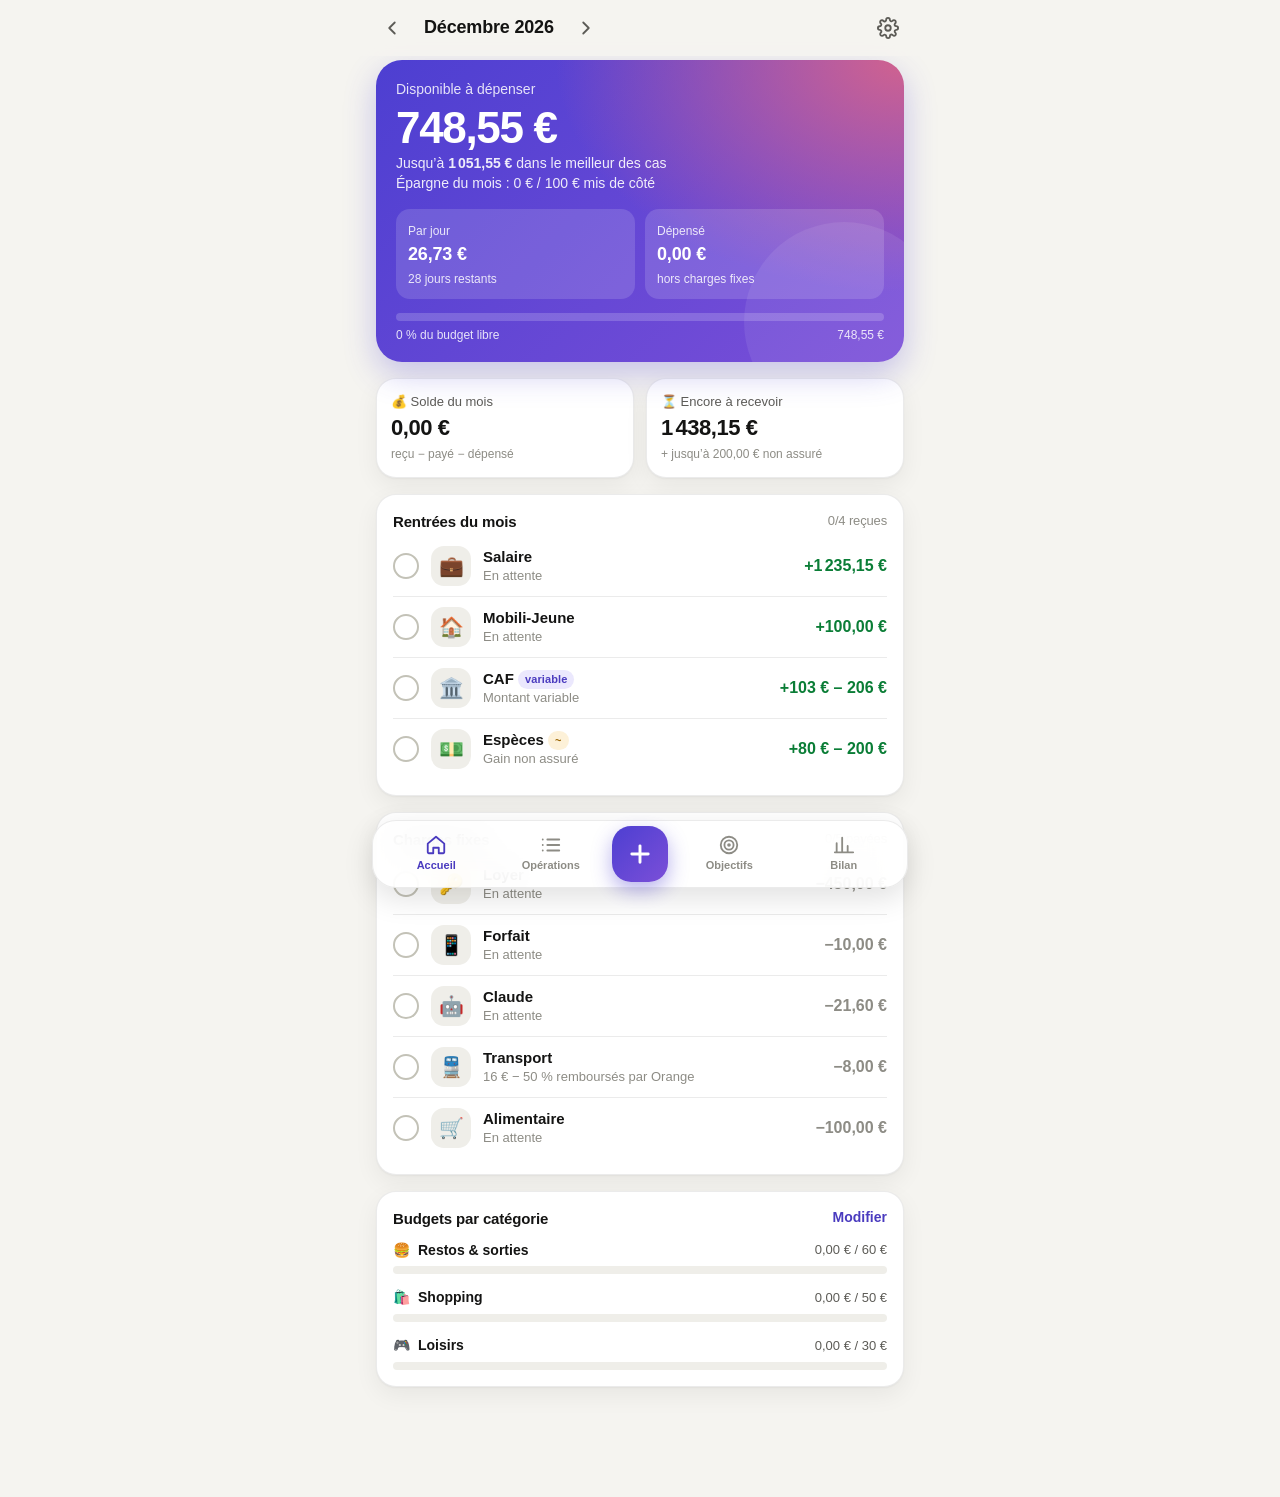
<file: jauge/claude/index.html>
<!doctype html>
<html lang="fr">
<head>
  <meta charset="utf-8">
  <meta name="viewport" content="width=device-width, initial-scale=1, viewport-fit=cover">
  <title>Mon Budget</title>
  <meta name="description" content="Application perso de gestion de budget mensuel">
  <meta name="theme-color" content="#f5f4f0" media="(prefers-color-scheme: light)">
  <meta name="theme-color" content="#121211" media="(prefers-color-scheme: dark)">
  <meta name="apple-mobile-web-app-capable" content="yes">
  <meta name="mobile-web-app-capable" content="yes">
  <meta name="apple-mobile-web-app-status-bar-style" content="default">
  <meta name="apple-mobile-web-app-title" content="Budget">
  <link rel="manifest" href="manifest.webmanifest">
  <link rel="icon" href="icons/icon.svg" type="image/svg+xml">
  <link rel="apple-touch-icon" href="icons/apple-touch-icon.png">
  <link rel="stylesheet" href="styles.css">
</head>
<body>
  <div class="app">
    <header class="topbar">
      <button class="icon-btn" data-action="month-prev" aria-label="Mois précédent">
        <svg viewBox="0 0 24 24"><path d="M15 18l-6-6 6-6"/></svg>
      </button>
      <button class="month-label" data-action="month-today" id="monthLabel" aria-live="polite"></button>
      <button class="icon-btn" data-action="month-next" aria-label="Mois suivant">
        <svg viewBox="0 0 24 24"><path d="M9 18l6-6-6-6"/></svg>
      </button>
      <span class="spacer"></span>
      <button class="icon-btn" data-action="go" data-view="settings" aria-label="Réglages">
        <svg viewBox="0 0 24 24"><circle cx="12" cy="12" r="3"/><path d="M19.4 15a1.7 1.7 0 0 0 .3 1.8l.1.1a2 2 0 1 1-2.8 2.8l-.1-.1a1.7 1.7 0 0 0-1.8-.3 1.7 1.7 0 0 0-1 1.5V21a2 2 0 1 1-4 0v-.1a1.7 1.7 0 0 0-1.1-1.5 1.7 1.7 0 0 0-1.8.3l-.1.1a2 2 0 1 1-2.8-2.8l.1-.1a1.7 1.7 0 0 0 .3-1.8 1.7 1.7 0 0 0-1.5-1H3a2 2 0 1 1 0-4h.1a1.7 1.7 0 0 0 1.5-1.1 1.7 1.7 0 0 0-.3-1.8l-.1-.1a2 2 0 1 1 2.8-2.8l.1.1a1.7 1.7 0 0 0 1.8.3H9a1.7 1.7 0 0 0 1-1.5V3a2 2 0 1 1 4 0v.1a1.7 1.7 0 0 0 1 1.5 1.7 1.7 0 0 0 1.8-.3l.1-.1a2 2 0 1 1 2.8 2.8l-.1.1a1.7 1.7 0 0 0-.3 1.8V9a1.7 1.7 0 0 0 1.5 1H21a2 2 0 1 1 0 4h-.1a1.7 1.7 0 0 0-1.5 1z"/></svg>
      </button>
    </header>

    <main id="view" class="view"></main>

    <nav class="tabbar" aria-label="Navigation">
      <button class="tab" data-action="go" data-view="home">
        <svg viewBox="0 0 24 24"><path d="M3 10.5 12 3l9 7.5V20a1 1 0 0 1-1 1h-5v-6H9v6H4a1 1 0 0 1-1-1z"/></svg>
        <span>Accueil</span>
      </button>
      <button class="tab" data-action="go" data-view="ops">
        <svg viewBox="0 0 24 24"><path d="M8 6h13M8 12h13M8 18h13M3 6h.01M3 12h.01M3 18h.01"/></svg>
        <span>Opérations</span>
      </button>
      <button class="fab" data-action="add" aria-label="Ajouter une opération">
        <svg viewBox="0 0 24 24"><path d="M12 5v14M5 12h14"/></svg>
      </button>
      <button class="tab" data-action="go" data-view="goals">
        <svg viewBox="0 0 24 24"><circle cx="12" cy="12" r="9"/><circle cx="12" cy="12" r="5"/><circle cx="12" cy="12" r="1"/></svg>
        <span>Objectifs</span>
      </button>
      <button class="tab" data-action="go" data-view="stats">
        <svg viewBox="0 0 24 24"><path d="M4 20V10M10 20V4M16 20v-7M22 20H2"/></svg>
        <span>Bilan</span>
      </button>
    </nav>
  </div>

  <div class="sheet-backdrop" id="backdrop" hidden></div>
  <section class="sheet" id="sheet" role="dialog" aria-modal="true" hidden></section>
  <div class="toast" id="toast" role="status" hidden></div>
  <div class="tooltip" id="tooltip" hidden></div>

  <script src="app.js"></script>
</body>
</html>
</file>
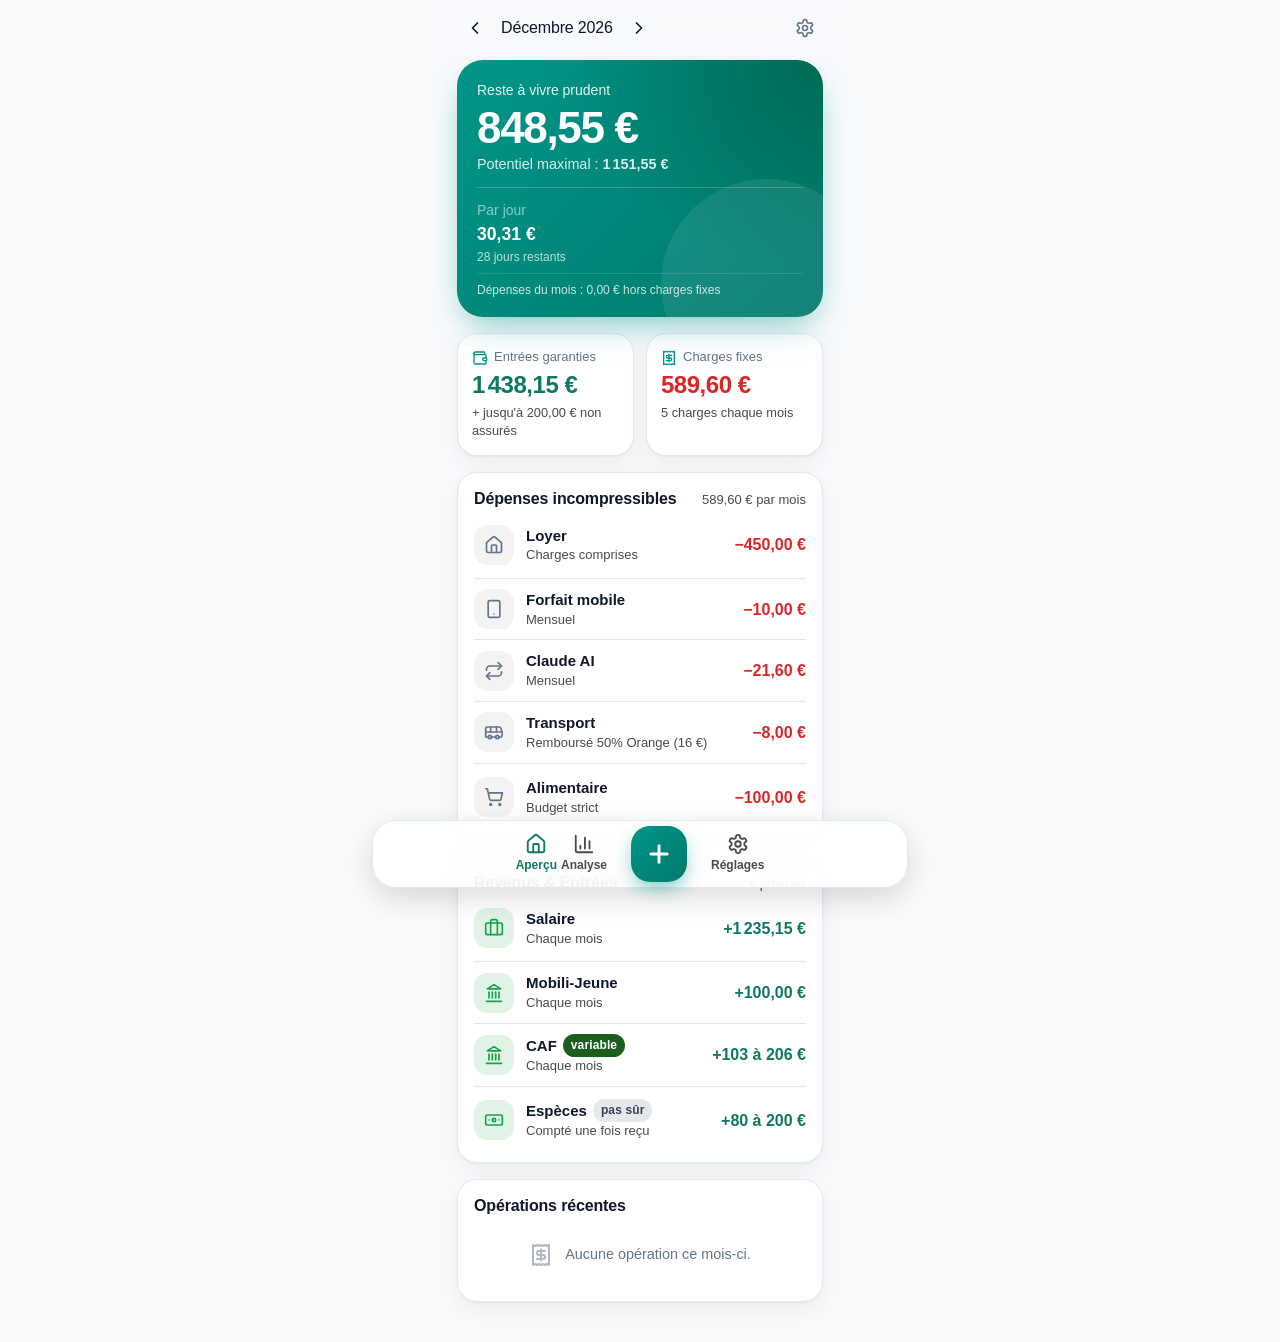
<file: jauge/claw39/index.html>
<!DOCTYPE html>
<html lang="fr">
<head>
  <meta charset="UTF-8">
  <meta name="viewport" content="width=device-width, initial-scale=1.0">
  <title>Mon budget</title>
  <link rel="stylesheet" href="kit/app-kit.css">
  <link rel="stylesheet" href="base.css">
  <link rel="stylesheet" href="styles.css">
  <link rel="manifest" href="manifest.webmanifest">
  <meta name="theme-color" content="#e8f5e9" media="(prefers-color-scheme: light)">
  <meta name="theme-color" content="#0f140f" media="(prefers-color-scheme: dark)">
  <link rel="icon" href="icons/icon.svg" type="image/svg+xml">
  <link rel="apple-touch-icon" href="icons/apple-touch-icon.png">
  <meta name="mobile-web-app-capable" content="yes">
  <meta name="apple-mobile-web-app-title" content="Budget">
  <meta name="apple-mobile-web-app-status-bar-style" content="black-translucent">
</head>
<body>
<div class="app">
  <header class="app-bar">
    <div style="display: flex; align-items: center; gap: 4px;">
      <button class="icon-btn icon-btn--plain" data-month-step="-1" aria-label="Mois précédent"><svg xmlns="http://www.w3.org/2000/svg" class="icon icon-chevron-left" width="20" height="20" viewBox="0 0 24 24" fill="none" stroke="currentColor" stroke-width="2" stroke-linecap="round" stroke-linejoin="round" aria-hidden="true" focusable="false"><path d="m15 18-6-6 6-6"/></svg></button>
      <h1 class="app-bar__title" data-month-label style="text-align: left; min-width: 0; padding: 0; font: inherit;">Octobre 2026</h1>
      <button class="icon-btn icon-btn--plain" data-month-step="1" aria-label="Mois suivant"><svg xmlns="http://www.w3.org/2000/svg" class="icon icon-chevron-right" width="20" height="20" viewBox="0 0 24 24" fill="none" stroke="currentColor" stroke-width="2" stroke-linecap="round" stroke-linejoin="round" aria-hidden="true" focusable="false"><path d="m9 18 6-6-6-6"/></svg></button>
    </div>
    <span class="app-bar__spacer"></span>
    <a class="icon-btn" href="#reglages" aria-label="Réglages"><svg xmlns="http://www.w3.org/2000/svg" class="icon icon-settings" width="20" height="20" viewBox="0 0 24 24" fill="none" stroke="currentColor" stroke-width="2" stroke-linecap="round" stroke-linejoin="round" aria-hidden="true" focusable="false"><path d="M12.22 2h-.44a2 2 0 0 0-2 2v.18a2 2 0 0 1-1 1.73l-.43.25a2 2 0 0 1-2 0l-.15-.08a2 2 0 0 0-2.73.73l-.22.38a2 2 0 0 0 .73 2.73l.15.1a2 2 0 0 1 1 1.72v.51a2 2 0 0 1-1 1.74l-.15.09a2 2 0 0 0-.73 2.73l.22.38a2 2 0 0 0 2.73.73l.15-.08a2 2 0 0 1 2 0l.43.25a2 2 0 0 1 1 1.73V20a2 2 0 0 0 2 2h.44a2 2 0 0 0 2-2v-.18a2 2 0 0 1 1-1.73l.43-.25a2 2 0 0 1 2 0l.15.08a2 2 0 0 0 2.73-.73l.22-.39a2 2 0 0 0-.73-2.73l-.15-.08a2 2 0 0 1-1-1.74v-.5a2 2 0 0 1 1-1.74l.15-.09a2 2 0 0 0 .73-2.73l-.22-.38a2 2 0 0 0-2.73-.73l-.15.08a2 2 0 0 1-2 0l-.43-.25a2 2 0 0 1-1-1.73V4a2 2 0 0 0-2-2z"/><circle cx="12" cy="12" r="3"/></svg></a>
  </header>

  <main>
    <!-- TAB 1: APERÇU -->
    <section class="app-screen" id="apercu" data-screen aria-label="Aperçu">
      <div class="hero">
        <p class="hero__label">Reste à vivre prudent</p>
        <p class="hero__amount" data-show="left">0,00 €</p>
        <p class="hero__sub">Potentiel maximal : <b data-show="best">0,00 €</b></p>
        <div class="hero__stats">
          <div class="hero__stat"><span>Par jour</span><b data-show="per-day">0,00 €</b><small data-show="days-left">jours restants</small></div>
        </div>
        <div class="hero__legend"><span data-show="spending-line">Dépenses du mois : 0,00 € hors charges fixes</span></div>
      </div>

      <div class="tiles">
        <div class="tile">
          <p class="tile__label"><svg xmlns="http://www.w3.org/2000/svg" class="icon icon-wallet" width="20" height="20" viewBox="0 0 24 24" fill="none" stroke="currentColor" stroke-width="2" stroke-linecap="round" stroke-linejoin="round" aria-hidden="true" focusable="false"><path d="M19 7V4a1 1 0 0 0-1-1H5a2 2 0 0 0 0 4h15a1 1 0 0 1 1 1v4h-3a2 2 0 0 0 0 4h3a1 1 0 0 0 1-1v-2a1 1 0 0 0-1-1"/><path d="M3 5v14a2 2 0 0 0 2 2h15a1 1 0 0 0 1-1v-4"/></svg>Entrées garanties</p>
          <p class="tile__value" data-show="sure">0,00 €</p>
          <p class="tile__note" data-show="unsure">non assurées : 0,00 €</p>
        </div>
        <div class="tile">
          <p class="tile__label"><svg xmlns="http://www.w3.org/2000/svg" class="icon icon-receipt" width="20" height="20" viewBox="0 0 24 24" fill="none" stroke="currentColor" stroke-width="2" stroke-linecap="round" stroke-linejoin="round" aria-hidden="true" focusable="false"><path d="M4 2v20l2-1 2 1 2-1 2 1 2-1 2 1 2-1 2 1V2l-2 1-2-1-2 1-2-1-2 1-2-1-2 1Z"/><path d="M16 8h-6a2 2 0 1 0 0 4h4a2 2 0 1 1 0 4H8"/><path d="M12 17.5v-11"/></svg>Charges fixes</p>
          <p class="tile__value" data-show="fixed">0,00 €</p>
          <p class="tile__note" data-show="fixed-count">0 charges</p>
        </div>
      </div>

      <section class="card" aria-labelledby="charges-titre">
        <div class="card__head">
          <h2 id="charges-titre">Dépenses incompressibles</h2>
          <span class="card__meta" data-show="charges-count"></span>
        </div>
        <ul class="list" data-plan="charges"></ul>
      </section>

      <section class="card" aria-labelledby="rentrees-titre">
        <div class="card__head">
          <h2 id="rentrees-titre">Revenus & Entrées</h2>
          <span class="card__meta" data-show="incomes-count"></span>
        </div>
        <ul class="list" data-plan="incomes"></ul>
      </section>

      <section class="card" aria-labelledby="operations-titre">
        <div class="card__head">
          <h2 id="operations-titre">Opérations récentes</h2>
        </div>
        <ul class="list" data-entries-list data-limit="3"></ul>
        <div class="empty empty--compact" data-entries-empty hidden>
          <svg xmlns="http://www.w3.org/2000/svg" class="icon icon-receipt" width="20" height="20" viewBox="0 0 24 24" fill="none" stroke="currentColor" stroke-width="2" stroke-linecap="round" stroke-linejoin="round" aria-hidden="true" focusable="false"><path d="M4 2v20l2-1 2 1 2-1 2 1 2-1 2 1 2-1 2 1V2l-2 1-2-1-2 1-2-1-2 1-2-1-2 1Z"/><path d="M16 8h-6a2 2 0 1 0 0 4h4a2 2 0 1 1 0 4H8"/><path d="M12 17.5v-11"/></svg>
          <p>Aucune opération ce mois-ci.</p>
        </div>
      </section>
    </section>

    <!-- TAB 2: ANALYSE -->
    <section class="app-screen" id="analyse" data-screen aria-labelledby="analyse-titre" hidden>
      <h2 class="app-screen__title" id="analyse-titre">Analyse</h2>

      <section class="card chart" data-chart="budget" aria-labelledby="graphique-titre">
        <div class="card__head"><h3 id="graphique-titre">Socle Prudent vs Potentiel Maximal</h3><span class="card__meta">Comparatif mensuel</span></div>
        <div class="chart__plot" data-chart-plot></div>
        <p class="chart__legend"><span class="chart__key chart__key--in">Rentrées</span><span class="chart__key chart__key--out">Dépenses</span></p>
        <p class="chart__empty" data-chart-empty hidden>Le graphique se remplit au fil des mois.</p>
      </section>

      <div class="tiles">
        <div class="tile"><p class="tile__label">Total Fixe</p><p class="tile__value" data-show="total-fixed">0,00 €</p><p class="tile__note">charges incompressibles</p></div>
        <div class="tile"><p class="tile__label">Marge Maximale</p><p class="tile__value" data-show="max-margin">0,00 €</p><p class="tile__note">reste potentiel</p></div>
      </div>

      <section class="card" aria-labelledby="variables-titre">
        <div class="card__head">
          <h2 id="variables-titre">Gains non assurés & Variables</h2>
        </div>
        <ul class="list" data-plan="variables"></ul>
      </section>
    </section>

    <!-- TAB 3: RÉGLAGES -->
    <section class="app-screen" id="reglages" data-screen aria-labelledby="reglages-titre" hidden>
      <h2 class="app-screen__title" id="reglages-titre">Réglages</h2>
      <section class="card" aria-labelledby="theme-titre">
        <div class="card__head"><h3 id="theme-titre">Affichage</h3></div>
        <div class="settings" data-settings="display"></div>
      </section>
      <section class="card" aria-labelledby="calcul-titre">
        <div class="card__head"><h3 id="calcul-titre">Mode de calcul prudent</h3></div>
        <div class="settings" data-settings="calculation"></div>
      </section>
      <section class="card" aria-labelledby="donnees-titre">
        <div class="card__head"><h3 id="donnees-titre">Mes données</h3></div>
        <p class="setting__desc">Elles restent sur ce téléphone. Gardez-en une copie de temps en temps.</p>
        <div class="setting-links">
          <button class="btn btn--link" type="button" data-entries-export><svg xmlns="http://www.w3.org/2000/svg" class="icon icon-download" width="20" height="20" viewBox="0 0 24 24" fill="none" stroke="currentColor" stroke-width="2" stroke-linecap="round" stroke-linejoin="round" aria-hidden="true" focusable="false"><path d="M21 15v4a2 2 0 0 1-2 2H5a2 2 0 0 1-2-2v-4"/><polyline points="7 10 12 15 17 10"/><line x1="12" x2="12" y1="15" y2="3"/></svg>Exporter (JSON)</button>
          <button class="btn btn--link" type="button" data-dialog-open="effacer"><svg xmlns="http://www.w3.org/2000/svg" class="icon icon-trash-2" width="20" height="20" viewBox="0 0 24 24" fill="none" stroke="currentColor" stroke-width="2" stroke-linecap="round" stroke-linejoin="round" aria-hidden="true" focusable="false"><path d="M3 6h18"/><path d="M19 6v14c0 1-1 2-2 2H7c-1 0-2-1-2-2V6"/><path d="M8 6V4c0-1 1-2 2-2h4c1 0 2 1 2 2v2"/><line x1="10" x2="10" y1="11" y2="17"/><line x1="14" x2="14" y1="11" y2="17"/></svg>Tout effacer</button>
        </div>
        <div class="empty" data-history-empty hidden>
          <svg xmlns="http://www.w3.org/2000/svg" class="icon icon-archive" width="20" height="20" viewBox="0 0 24 24" fill="none" stroke="currentColor" stroke-width="2" stroke-linecap="round" stroke-linejoin="round" aria-hidden="true" focusable="false"><rect width="20" height="5" x="2" y="3" rx="1"/><path d="M4 8v11a2 2 0 0 0 2 2h12a2 2 0 0 0 2-2V8"/><path d="M10 12h4"/></svg>
          <p>Aucun historique antérieur archivé pour le moment.</p>
        </div>
      </section>
    </section>
  </main>

  <nav class="tabbar" data-app-tabs aria-label="Écrans de l'appli">
    <div class="tabbar__group tabbar__group--left">
      <a class="tabbar__tab" href="#apercu" aria-current="page"><svg xmlns="http://www.w3.org/2000/svg" class="icon icon-house" width="20" height="20" viewBox="0 0 24 24" fill="none" stroke="currentColor" stroke-width="2" stroke-linecap="round" stroke-linejoin="round" aria-hidden="true" focusable="false"><path d="M15 21v-8a1 1 0 0 0-1-1h-4a1 1 0 0 0-1 1v8"/><path d="M3 10a2 2 0 0 1 .709-1.528l7-5.999a2 2 0 0 1 2.582 0l7 5.999A2 2 0 0 1 21 10v9a2 2 0 0 1-2 2H5a2 2 0 0 1-2-2z"/></svg><span>Aperçu</span></a>
      <a class="tabbar__tab" href="#analyse"><svg xmlns="http://www.w3.org/2000/svg" class="icon icon-chart-column" width="20" height="20" viewBox="0 0 24 24" fill="none" stroke="currentColor" stroke-width="2" stroke-linecap="round" stroke-linejoin="round" aria-hidden="true" focusable="false"><path d="M3 3v16a2 2 0 0 0 2 2h16"/><path d="M18 17V9"/><path d="M13 17V5"/><path d="M8 17v-3"/></svg><span>Analyse</span></a>
    </div>
    <button class="tabbar__add" type="button" data-dialog-open="operation" aria-label="Ajouter une entrée"><svg xmlns="http://www.w3.org/2000/svg" class="icon icon-plus" width="20" height="20" viewBox="0 0 24 24" fill="none" stroke="currentColor" stroke-width="2" stroke-linecap="round" stroke-linejoin="round" aria-hidden="true" focusable="false"><path d="M5 12h14"/><path d="M12 5v14"/></svg></button>
    <div class="tabbar__group tabbar__group--right">
      <a class="tabbar__tab" href="#reglages"><svg xmlns="http://www.w3.org/2000/svg" class="icon icon-settings" width="20" height="20" viewBox="0 0 24 24" fill="none" stroke="currentColor" stroke-width="2" stroke-linecap="round" stroke-linejoin="round" aria-hidden="true" focusable="false"><path d="M12.22 2h-.44a2 2 0 0 0-2 2v.18a2 2 0 0 1-1 1.73l-.43.25a2 2 0 0 1-2 0l-.15-.08a2 2 0 0 0-2.73.73l-.22.38a2 2 0 0 0 .73 2.73l.15.1a2 2 0 0 1 1 1.72v.51a2 2 0 0 1-1 1.74l-.15.09a2 2 0 0 0-.73 2.73l.22.38a2 2 0 0 0 2.73.73l.15-.08a2 2 0 0 1 2 0l.43.25a2 2 0 0 1 1 1.73V20a2 2 0 0 0 2 2h.44a2 2 0 0 0 2-2v-.18a2 2 0 0 1 1-1.73l.43-.25a2 2 0 0 1 2 0l.15.08a2 2 0 0 0 2.73-.73l.22-.38a2 2 0 0 0-.73-2.73l-.15-.08a2 2 0 0 1-1-1.74v-.5a2 2 0 0 1 1-1.74l.15-.09a2 2 0 0 0 .73-2.73l-.22-.38a2 2 0 0 0-2.73-.73l-.15.08a2 2 0 0 1-2 0l-.43-.25a2 2 0 0 1-1-1.73V4a2 2 0 0 0-2-2z"/><circle cx="12" cy="12" r="3"/></svg><span>Réglages</span></a>
    </div>
  </nav>
</div>

<dialog class="sheet" id="operation" aria-labelledby="operation-titre">
  <form class="sheet__body" data-entry-form novalidate>
    <div class="sheet__grip" aria-hidden="true"></div>
    <div class="sheet__head">
      <h2 class="sheet__title" id="operation-titre" data-entry-title>Nouvelle entrée</h2>
      <button class="icon-btn" type="button" data-dialog-close aria-label="Fermer"><svg xmlns="http://www.w3.org/2000/svg" class="icon icon-x" width="20" height="20" viewBox="0 0 24 24" fill="none" stroke="currentColor" stroke-width="2" stroke-linecap="round" stroke-linejoin="round" aria-hidden="true" focusable="false"><path d="M18 6 6 18"/><path d="m6 6 12 12"/></svg></button>
    </div>
    <div class="seg seg--choice" role="radiogroup" aria-label="Genre">
      <label><input type="radio" name="kind" value="out" checked><span>Dépense fixe</span></label>
      <label><input type="radio" name="kind" value="in"><span>Revenu garanti</span></label>
      <label><input type="radio" name="kind" value="in"><span>Gain non assuré</span></label>
    </div>
    <label class="visually-hidden" for="operation-montant">Montant en euros</label>
    <div class="sheet__amount">
      <input id="operation-montant" name="amount" inputmode="decimal" autocomplete="off" placeholder="0">
      <span aria-hidden="true">€</span>
    </div>
    <p class="sheet__error">Un montant comme 12,50.</p>
    <div class="sheet__quick">
      <button type="button" data-quick="5">+5 €</button>
      <button type="button" data-quick="10">+10 €</button>
      <button type="button" data-quick="20">+20 €</button>
      <button type="button" data-quick="50">+50 €</button>
    </div>
    <fieldset class="sheet__cats">
      <legend>Catégorie</legend>
      <label class="sheet__cat"><input type="radio" name="category" value="Logement" checked><span><svg xmlns="http://www.w3.org/2000/svg" class="icon icon-home" width="20" height="20" viewBox="0 0 24 24" fill="none" stroke="currentColor" stroke-width="2" stroke-linecap="round" stroke-linejoin="round" aria-hidden="true" focusable="false"><path d="M3 9l9-7 9 7v11a2 2 0 0 1-2 2H5a2 2 0 0 1-2-2z"/><polyline points="9 22 9 12 15 12 15 22"/></svg><b>Logement</b></span></label>
      <label class="sheet__cat"><input type="radio" name="category" value="Télécom & Web"><span><svg xmlns="http://www.w3.org/2000/svg" class="icon icon-smartphone" width="20" height="20" viewBox="0 0 24 24" fill="none" stroke="currentColor" stroke-width="2" stroke-linecap="round" stroke-linejoin="round" aria-hidden="true" focusable="false"><rect x="5" y="2" width="14" height="20" rx="2" ry="2"/><path d="M12 18h.01"/></svg><b>Télécom & Web</b></span></label>
      <label class="sheet__cat"><input type="radio" name="category" value="Services IA"><span><svg xmlns="http://www.w3.org/2000/svg" class="icon icon-bot" width="20" height="20" viewBox="0 0 24 24" fill="none" stroke="currentColor" stroke-width="2" stroke-linecap="round" stroke-linejoin="round" aria-hidden="true" focusable="false"><path d="M12 8V4H8"/><rect width="16" height="12" x="4" y="8" rx="2"/><path d="M2 14h2"/><path d="M20 14h2"/><path d="M15 13v2"/><path d="M9 13v2"/></svg><b>Services IA</b></span></label>
      <label class="sheet__cat"><input type="radio" name="category" value="Transports"><span><svg xmlns="http://www.w3.org/2000/svg" class="icon icon-bus" width="20" height="20" viewBox="0 0 24 24" fill="none" stroke="currentColor" stroke-width="2" stroke-linecap="round" stroke-linejoin="round" aria-hidden="true" focusable="false"><path d="M8 6v6"/><path d="M15 6v6"/><path d="M2 12h19.6"/><path d="M18 18h3s.5-1.7.8-2.8c.1-.4.2-.8.2-1.2 0-.4-.1-.8-.2-1.2l-1.4-5C20.1 6.8 19.1 6 18 6H4a2 2 0 0 0-2 2v10h3"/><circle cx="7" cy="18" r="2"/><path d="M9 18h5"/><circle cx="16" cy="18" r="2"/></svg><b>Transports</b></span></label>
      <label class="sheet__cat"><input type="radio" name="category" value="Alimentation"><span><svg xmlns="http://www.w3.org/2000/svg" class="icon icon-shopping-bag" width="20" height="20" viewBox="0 0 24 24" fill="none" stroke="currentColor" stroke-width="2" stroke-linecap="round" stroke-linejoin="round" aria-hidden="true" focusable="false"><path d="M6 2 3 6v14a2 2 0 0 0 2 2h14a2 2 0 0 0 2-2V6l-3-4Z"/><path d="M3 6h18"/><path d="M16 10a4 4 0 0 1-8 0"/></svg><b>Alimentation</b></span></label>
      <label class="sheet__cat"><input type="radio" name="category" value="Salaire"><span><svg xmlns="http://www.w3.org/2000/svg" class="icon icon-briefcase" width="20" height="20" viewBox="0 0 24 24" fill="none" stroke="currentColor" stroke-width="2" stroke-linecap="round" stroke-linejoin="round" aria-hidden="true" focusable="false"><path d="M16 20V4a2 2 0 0 0-2-2h-4a2 2 0 0 0-2 2v16"/><rect width="20" height="14" x="2" y="6" rx="2"/></svg><b>Salaire</b></span></label>
      <label class="sheet__cat"><input type="radio" name="category" value="CAF & Aides"><span><svg xmlns="http://www.w3.org/2000/svg" class="icon icon-landmark" width="20" height="20" viewBox="0 0 24 24" fill="none" stroke="currentColor" stroke-width="2" stroke-linecap="round" stroke-linejoin="round" aria-hidden="true" focusable="false"><line x1="3" x2="21" y1="22" y2="22"/><line x1="6" x2="6" y1="18" y2="11"/><line x1="10" x2="10" y1="18" y2="11"/><line x1="14" x2="14" y1="18" y2="11"/><line x1="18" x2="18" y1="18" y2="11"/><polygon points="12 2 20 7 4 7"/></svg><b>CAF & Aides</b></span></label>
      <label class="sheet__cat"><input type="radio" name="category" value="Espèces & Divers"><span><svg xmlns="http://www.w3.org/2000/svg" class="icon icon-banknote" width="20" height="20" viewBox="0 0 24 24" fill="none" stroke="currentColor" stroke-width="2" stroke-linecap="round" stroke-linejoin="round" aria-hidden="true" focusable="false"><rect width="20" height="12" x="2" y="6" rx="2"/><circle cx="12" cy="12" r="2"/><path d="M6 12h.01M18 12h.01"/></svg><b>Espèces & Divers</b></span></label>
    </fieldset>
    <div class="field-row">
      <div class="field">
        <label for="operation-libelle">Libellé</label>
        <input id="operation-libelle" name="label" autocomplete="off" placeholder="Ex: Loyer">
      </div>
      <div class="field">
        <label for="operation-date">Date</label>
        <input id="operation-date" name="date" type="date">
      </div>
    </div>
    <button class="btn btn--primary btn--block" type="submit">Ajouter</button>
    <button class="btn btn--danger btn--block" type="button" data-entry-delete hidden>Supprimer l'entrée</button>
  </form>
</dialog>

<dialog class="modal" id="effacer" aria-labelledby="effacer-titre">
  <div class="modal__body">
    <div class="modal__head"><h2 class="modal__title" id="effacer-titre">Tout effacer ?</h2></div>
    <p>Les entrées de tous les mois seront effacées de ce téléphone.</p>
    <div class="btn-row">
      <button class="btn" type="button" data-dialog-close>Garder</button>
      <button class="btn btn--danger" type="button" data-entries-clear data-dialog-close>Effacer</button>
    </div>
  </div>
</dialog>

<script type="application/json" data-entries-seed="budget">[]</script>
<script src="kit/app-kit.js"></script>
<script src="app.js"></script>
<script>
  // Service worker registration
  (() => {
    if (!("serviceWorker" in navigator) || !/^https?:$/.test(location.protocol)) return;
    window.addEventListener("load", () => {
      navigator.serviceWorker.register("sw.js").catch(() => { /* l'appli marche sans */ });
    });
  })();
</script>
</body>
</html>
</file>
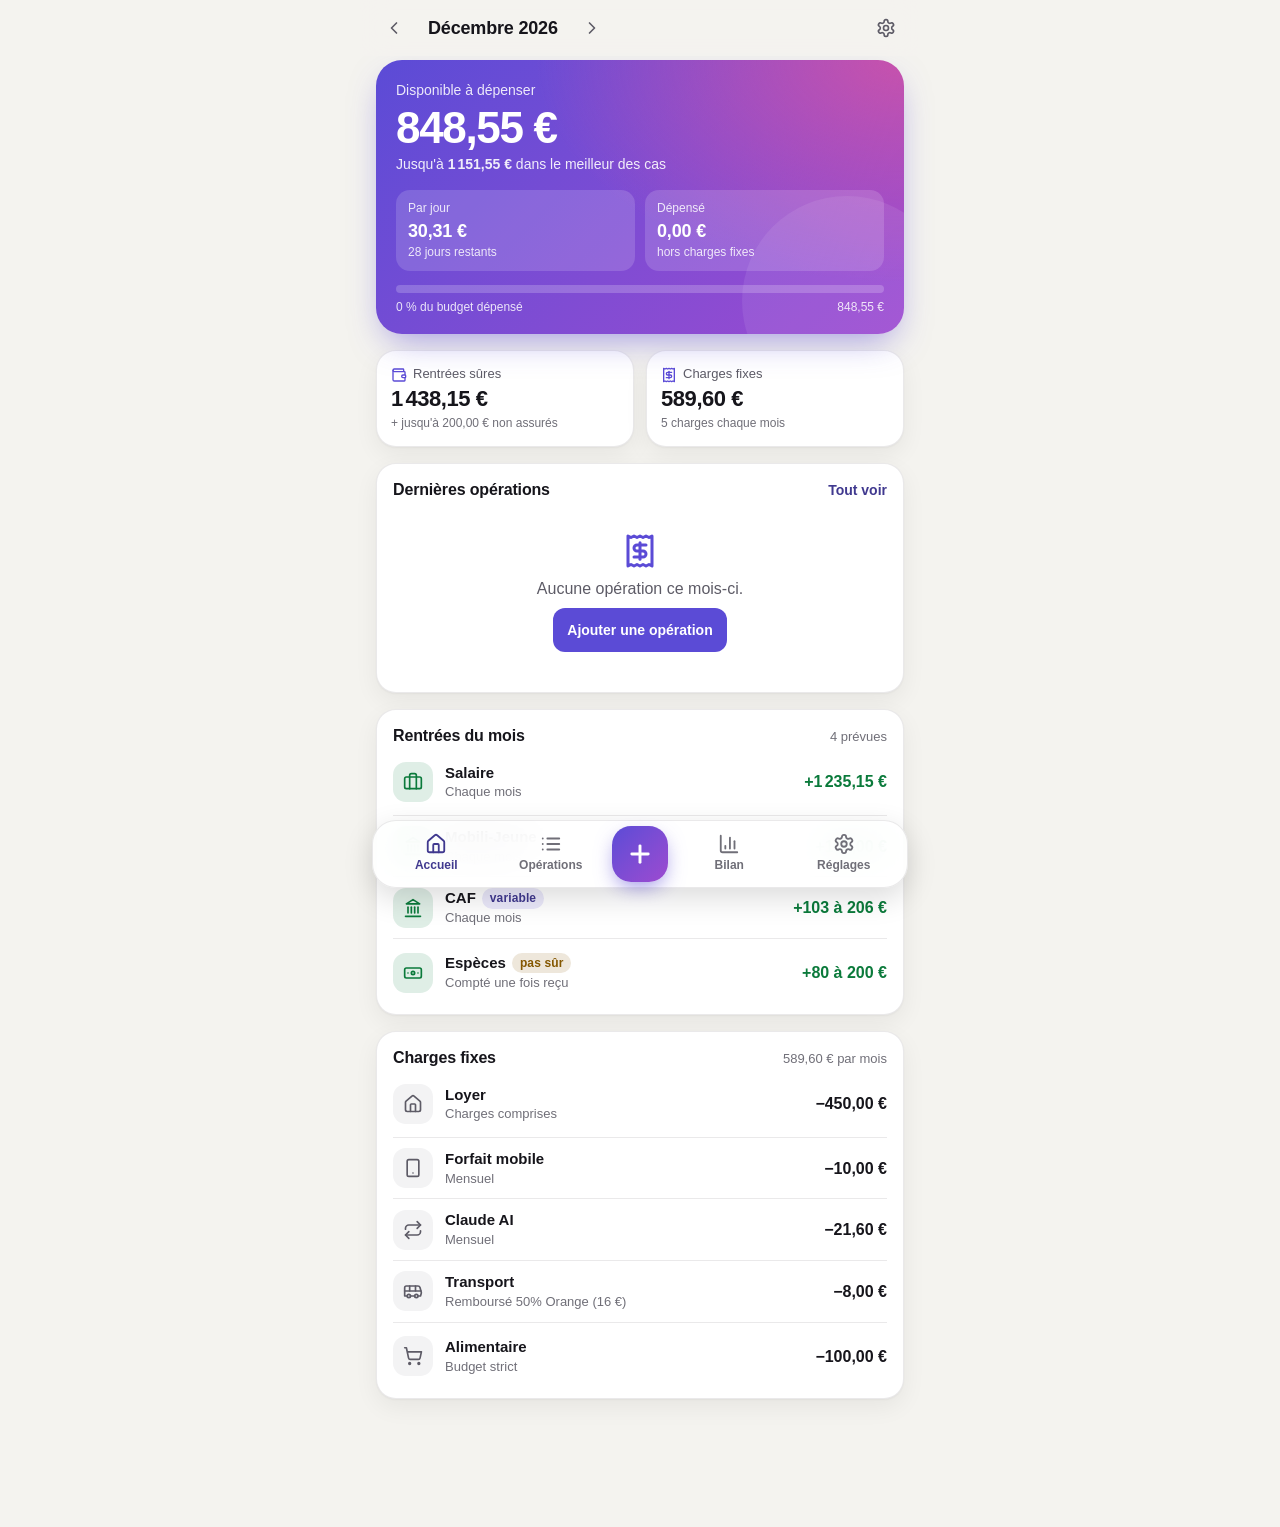
<file: jauge/kit/index.html>
<!doctype html>
<html lang="fr">
<head>
<meta charset="utf-8">
<meta name="viewport" content="width=device-width, initial-scale=1, viewport-fit=cover">
<title>Mon budget</title>
<link rel="manifest" href="manifest.webmanifest">
<meta name="theme-color" content="#f4f3ef" media="(prefers-color-scheme: light)">
<meta name="theme-color" content="#111113" media="(prefers-color-scheme: dark)">
<link rel="icon" href="icons/icon.svg" type="image/svg+xml">
<link rel="apple-touch-icon" href="icons/apple-touch-icon.png">
<meta name="mobile-web-app-capable" content="yes">
<meta name="apple-mobile-web-app-title" content="Budget">
<meta name="apple-mobile-web-app-status-bar-style" content="black-translucent">

<link rel="stylesheet" href="kit/app-kit.css">
<link rel="stylesheet" href="styles.css">
</head>
<body>
<div class="app">
  <header class="app-bar">
    <button class="icon-btn" type="button" data-month-step="-1" aria-label="Mois précédent"><svg xmlns="http://www.w3.org/2000/svg" class="icon icon-chevron-left" width="20" height="20" viewBox="0 0 24 24" fill="none" stroke="currentColor" stroke-width="2" stroke-linecap="round" stroke-linejoin="round" aria-hidden="true" focusable="false"><path d="m15 18-6-6 6-6"/></svg></button>
    <h1 class="app-bar__title" data-month-label>Octobre 2026</h1>
    <button class="icon-btn" type="button" data-month-step="1" aria-label="Mois suivant"><svg xmlns="http://www.w3.org/2000/svg" class="icon icon-chevron-right" width="20" height="20" viewBox="0 0 24 24" fill="none" stroke="currentColor" stroke-width="2" stroke-linecap="round" stroke-linejoin="round" aria-hidden="true" focusable="false"><path d="m9 18 6-6-6-6"/></svg></button>
    <span class="app-bar__spacer"></span>
    <a class="icon-btn" href="#reglages" aria-label="Réglages"><svg xmlns="http://www.w3.org/2000/svg" class="icon icon-settings" width="20" height="20" viewBox="0 0 24 24" fill="none" stroke="currentColor" stroke-width="2" stroke-linecap="round" stroke-linejoin="round" aria-hidden="true" focusable="false"><path d="M12.22 2h-.44a2 2 0 0 0-2 2v.18a2 2 0 0 1-1 1.73l-.43.25a2 2 0 0 1-2 0l-.15-.08a2 2 0 0 0-2.73.73l-.22.38a2 2 0 0 0 .73 2.73l.15.1a2 2 0 0 1 1 1.72v.51a2 2 0 0 1-1 1.74l-.15.09a2 2 0 0 0-.73 2.73l.22.38a2 2 0 0 0 2.73.73l.15-.08a2 2 0 0 1 2 0l.43.25a2 2 0 0 1 1 1.73V20a2 2 0 0 0 2 2h.44a2 2 0 0 0 2-2v-.18a2 2 0 0 1 1-1.73l.43-.25a2 2 0 0 1 2 0l.15.08a2 2 0 0 0 2.73-.73l.22-.39a2 2 0 0 0-.73-2.73l-.15-.08a2 2 0 0 1-1-1.74v-.5a2 2 0 0 1 1-1.74l.15-.09a2 2 0 0 0 .73-2.73l-.22-.38a2 2 0 0 0-2.73-.73l-.15.08a2 2 0 0 1-2 0l-.43-.25a2 2 0 0 1-1-1.73V4a2 2 0 0 0-2-2z"/><circle cx="12" cy="12" r="3"/></svg></a>
  </header>

  <main>
    <section class="app-screen" id="accueil" data-screen aria-label="Accueil">
      <div class="hero">
        <p class="hero__label">Disponible à dépenser</p>
        <p class="hero__amount" data-show="left">0,00 €</p>
        <p class="hero__sub">Jusqu'à <b data-show="best">0,00 €</b> dans le meilleur des cas</p>
        <div class="hero__pills">
          <div class="hero__pill"><span>Par jour</span><b data-show="per-day">0,00 €</b><small data-show="days-left">jours restants</small></div>
          <div class="hero__pill"><span>Dépensé</span><b data-entries-sum="spending">0,00 €</b><small>hors charges fixes</small></div>
        </div>
        <div class="hero__bar" role="progressbar" aria-label="Budget du mois déjà dépensé" aria-valuemin="0" aria-valuemax="100" aria-valuenow="0"><i data-show="used-bar"></i></div>
        <div class="hero__legend"><span data-show="used">0 % du budget dépensé</span><span data-show="budget">0,00 €</span></div>
      </div>

      <div class="tiles">
        <div class="tile">
          <p class="tile__label"><svg xmlns="http://www.w3.org/2000/svg" class="icon icon-wallet" width="20" height="20" viewBox="0 0 24 24" fill="none" stroke="currentColor" stroke-width="2" stroke-linecap="round" stroke-linejoin="round" aria-hidden="true" focusable="false"><path d="M19 7V4a1 1 0 0 0-1-1H5a2 2 0 0 0 0 4h15a1 1 0 0 1 1 1v4h-3a2 2 0 0 0 0 4h3a1 1 0 0 0 1-1v-2a1 1 0 0 0-1-1"/><path d="M3 5v14a2 2 0 0 0 2 2h15a1 1 0 0 0 1-1v-4"/></svg>Rentrées sûres</p>
          <p class="tile__value" data-show="sure">0,00 €</p>
          <p class="tile__note" data-show="unsure">non assurées : 0,00 €</p>
        </div>
        <div class="tile">
          <p class="tile__label"><svg xmlns="http://www.w3.org/2000/svg" class="icon icon-receipt" width="20" height="20" viewBox="0 0 24 24" fill="none" stroke="currentColor" stroke-width="2" stroke-linecap="round" stroke-linejoin="round" aria-hidden="true" focusable="false"><path d="M4 2v20l2-1 2 1 2-1 2 1 2-1 2 1 2-1 2 1V2l-2 1-2-1-2 1-2-1-2 1-2-1-2 1Z"/><path d="M16 8h-6a2 2 0 1 0 0 4h4a2 2 0 1 1 0 4H8"/><path d="M12 17.5v-11"/></svg>Charges fixes</p>
          <p class="tile__value" data-show="fixed">0,00 €</p>
          <p class="tile__note" data-show="fixed-count">0 charges</p>
        </div>
      </div>

      <section class="card" aria-labelledby="recentes-titre">
        <div class="card__head">
          <h2 id="recentes-titre">Dernières opérations</h2>
          <a class="card__link" href="#operations">Tout voir</a>
        </div>
        <ul class="list" data-entries-list data-limit="4"></ul>
        <div class="empty" data-entries-empty hidden>
          <svg xmlns="http://www.w3.org/2000/svg" class="icon icon-receipt" width="20" height="20" viewBox="0 0 24 24" fill="none" stroke="currentColor" stroke-width="2" stroke-linecap="round" stroke-linejoin="round" aria-hidden="true" focusable="false"><path d="M4 2v20l2-1 2 1 2-1 2 1 2-1 2 1 2-1 2 1V2l-2 1-2-1-2 1-2-1-2 1-2-1-2 1Z"/><path d="M16 8h-6a2 2 0 1 0 0 4h4a2 2 0 1 1 0 4H8"/><path d="M12 17.5v-11"/></svg>
          <p>Aucune opération ce mois-ci.</p>
          <button class="btn btn--primary btn--small" type="button" data-dialog-open="operation">Ajouter une opération</button>
        </div>
      </section>

      <section class="card" aria-labelledby="rentrees-titre">
        <div class="card__head">
          <h2 id="rentrees-titre">Rentrées du mois</h2>
          <span class="card__meta" data-show="incomes-count"></span>
        </div>
        <ul class="list" data-plan="incomes"></ul>
      </section>

      <section class="card" aria-labelledby="charges-titre">
        <div class="card__head">
          <h2 id="charges-titre">Charges fixes</h2>
          <span class="card__meta" data-show="charges-count"></span>
        </div>
        <ul class="list" data-plan="charges"></ul>
      </section>
    </section>

    <section class="app-screen" id="operations" data-screen aria-labelledby="operations-titre" hidden>
      <h2 class="app-screen__title" id="operations-titre">Opérations</h2>
      <div class="tiles">
        <div class="tile"><p class="tile__label">Dépenses</p><p class="tile__value" data-entries-sum="spending">0,00 €</p><p class="tile__note">ce mois-ci</p></div>
        <div class="tile"><p class="tile__label">Rentrées en plus</p><p class="tile__value" data-entries-sum="income">0,00 €</p><p class="tile__note">hors rentrées prévues</p></div>
      </div>
      <section class="card" aria-label="Opérations du mois">
        <ul class="list" data-entries-list></ul>
        <div class="empty" data-entries-empty hidden>
          <svg xmlns="http://www.w3.org/2000/svg" class="icon icon-receipt" width="20" height="20" viewBox="0 0 24 24" fill="none" stroke="currentColor" stroke-width="2" stroke-linecap="round" stroke-linejoin="round" aria-hidden="true" focusable="false"><path d="M4 2v20l2-1 2 1 2-1 2 1 2-1 2 1 2-1 2 1V2l-2 1-2-1-2 1-2-1-2 1-2-1-2 1Z"/><path d="M16 8h-6a2 2 0 1 0 0 4h4a2 2 0 1 1 0 4H8"/><path d="M12 17.5v-11"/></svg>
          <p>Aucune opération ce mois-ci.</p>
          <button class="btn btn--primary btn--small" type="button" data-dialog-open="operation">Ajouter une opération</button>
        </div>
      </section>
      <div class="btn-row">
        <button class="btn btn--small" type="button" data-entries-export><svg xmlns="http://www.w3.org/2000/svg" class="icon icon-download" width="20" height="20" viewBox="0 0 24 24" fill="none" stroke="currentColor" stroke-width="2" stroke-linecap="round" stroke-linejoin="round" aria-hidden="true" focusable="false"><path d="M21 15v4a2 2 0 0 1-2 2H5a2 2 0 0 1-2-2v-4"/><polyline points="7 10 12 15 17 10"/><line x1="12" x2="12" y1="15" y2="3"/></svg>Copie</button>
        <button class="btn btn--small" type="button" data-entries-import><svg xmlns="http://www.w3.org/2000/svg" class="icon icon-upload" width="20" height="20" viewBox="0 0 24 24" fill="none" stroke="currentColor" stroke-width="2" stroke-linecap="round" stroke-linejoin="round" aria-hidden="true" focusable="false"><path d="M21 15v4a2 2 0 0 1-2 2H5a2 2 0 0 1-2-2v-4"/><polyline points="17 8 12 3 7 8"/><line x1="12" x2="12" y1="3" y2="15"/></svg>Reprendre</button>
      </div>
      <input type="file" accept=".csv,text/csv" data-entries-file aria-label="Copie à reprendre" hidden>
    </section>

    <section class="app-screen" id="bilan" data-screen aria-labelledby="bilan-titre" hidden>
      <h2 class="app-screen__title" id="bilan-titre">Bilan</h2>
      <section class="card" aria-labelledby="reste-titre">
        <div class="card__head"><h3 id="reste-titre">Reste du mois</h3><span class="card__meta">après charges fixes</span></div>
        <div class="meters" data-show="scenarios"></div>
      </section>
      <section class="card chart" data-chart="budget" aria-labelledby="graphique-titre">
        <div class="card__head"><h3 id="graphique-titre">Rentrées et dépenses</h3><span class="card__meta">6 derniers mois</span></div>
        <div class="chart__plot" data-chart-plot></div>
        <p class="chart__legend"><span class="chart__key chart__key--in">Rentrées</span><span class="chart__key chart__key--out">Dépenses</span></p>
        <p class="chart__empty" data-chart-empty hidden>Le graphique se remplit au fil des mois.</p>
      </section>
      <div class="tiles">
        <div class="tile"><p class="tile__label">Par mois</p><p class="tile__value" data-show="habit">0,00 €</p><p class="tile__note">reste habituel</p></div>
        <div class="tile"><p class="tile__label">Sur un an</p><p class="tile__value" data-show="year">0,00 €</p><p class="tile__note">au même rythme</p></div>
      </div>
    </section>

    <section class="app-screen" id="reglages" data-screen aria-labelledby="reglages-titre" hidden>
      <h2 class="app-screen__title" id="reglages-titre">Réglages</h2>
      <section class="card" aria-labelledby="mes-rentrees">
        <div class="card__head"><h3 id="mes-rentrees">Mes rentrées chaque mois</h3></div>
        <div class="settings" data-settings="incomes"></div>
      </section>
      <section class="card" aria-labelledby="mes-charges">
        <div class="card__head"><h3 id="mes-charges">Mes charges fixes</h3></div>
        <div class="settings" data-settings="charges"></div>
      </section>
      <section class="card" aria-labelledby="donnees-titre">
        <div class="card__head"><h3 id="donnees-titre">Mes données</h3></div>
        <p>Elles restent sur ce téléphone. Gardez-en une copie de temps en temps.</p>
        <div class="btn-row" style="margin-top: 12px">
          <button class="btn btn--small" type="button" data-entries-export><svg xmlns="http://www.w3.org/2000/svg" class="icon icon-download" width="20" height="20" viewBox="0 0 24 24" fill="none" stroke="currentColor" stroke-width="2" stroke-linecap="round" stroke-linejoin="round" aria-hidden="true" focusable="false"><path d="M21 15v4a2 2 0 0 1-2 2H5a2 2 0 0 1-2-2v-4"/><polyline points="7 10 12 15 17 10"/><line x1="12" x2="12" y1="15" y2="3"/></svg>Copie</button>
          <button class="btn btn--small btn--danger" type="button" data-dialog-open="effacer"><svg xmlns="http://www.w3.org/2000/svg" class="icon icon-trash-2" width="20" height="20" viewBox="0 0 24 24" fill="none" stroke="currentColor" stroke-width="2" stroke-linecap="round" stroke-linejoin="round" aria-hidden="true" focusable="false"><path d="M3 6h18"/><path d="M19 6v14c0 1-1 2-2 2H7c-1 0-2-1-2-2V6"/><path d="M8 6V4c0-1 1-2 2-2h4c1 0 2 1 2 2v2"/><line x1="10" x2="10" y1="11" y2="17"/><line x1="14" x2="14" y1="11" y2="17"/></svg>Tout effacer</button>
        </div>
      </section>
    </section>
  </main>

  <nav class="tabbar" data-app-tabs aria-label="Écrans de l'appli">
    <a class="tabbar__tab" href="#accueil" aria-current="page"><svg xmlns="http://www.w3.org/2000/svg" class="icon icon-house" width="20" height="20" viewBox="0 0 24 24" fill="none" stroke="currentColor" stroke-width="2" stroke-linecap="round" stroke-linejoin="round" aria-hidden="true" focusable="false"><path d="M15 21v-8a1 1 0 0 0-1-1h-4a1 1 0 0 0-1 1v8"/><path d="M3 10a2 2 0 0 1 .709-1.528l7-5.999a2 2 0 0 1 2.582 0l7 5.999A2 2 0 0 1 21 10v9a2 2 0 0 1-2 2H5a2 2 0 0 1-2-2z"/></svg><span>Accueil</span></a>
    <a class="tabbar__tab" href="#operations"><svg xmlns="http://www.w3.org/2000/svg" class="icon icon-list" width="20" height="20" viewBox="0 0 24 24" fill="none" stroke="currentColor" stroke-width="2" stroke-linecap="round" stroke-linejoin="round" aria-hidden="true" focusable="false"><path d="M3 12h.01"/><path d="M3 18h.01"/><path d="M3 6h.01"/><path d="M8 12h13"/><path d="M8 18h13"/><path d="M8 6h13"/></svg><span>Opérations</span></a>
    <button class="tabbar__add" type="button" data-dialog-open="operation" aria-label="Ajouter une opération"><svg xmlns="http://www.w3.org/2000/svg" class="icon icon-plus" width="20" height="20" viewBox="0 0 24 24" fill="none" stroke="currentColor" stroke-width="2" stroke-linecap="round" stroke-linejoin="round" aria-hidden="true" focusable="false"><path d="M5 12h14"/><path d="M12 5v14"/></svg></button>
    <a class="tabbar__tab" href="#bilan"><svg xmlns="http://www.w3.org/2000/svg" class="icon icon-chart-column" width="20" height="20" viewBox="0 0 24 24" fill="none" stroke="currentColor" stroke-width="2" stroke-linecap="round" stroke-linejoin="round" aria-hidden="true" focusable="false"><path d="M3 3v16a2 2 0 0 0 2 2h16"/><path d="M18 17V9"/><path d="M13 17V5"/><path d="M8 17v-3"/></svg><span>Bilan</span></a>
    <a class="tabbar__tab" href="#reglages"><svg xmlns="http://www.w3.org/2000/svg" class="icon icon-settings" width="20" height="20" viewBox="0 0 24 24" fill="none" stroke="currentColor" stroke-width="2" stroke-linecap="round" stroke-linejoin="round" aria-hidden="true" focusable="false"><path d="M12.22 2h-.44a2 2 0 0 0-2 2v.18a2 2 0 0 1-1 1.73l-.43.25a2 2 0 0 1-2 0l-.15-.08a2 2 0 0 0-2.73.73l-.22.38a2 2 0 0 0 .73 2.73l.15.1a2 2 0 0 1 1 1.72v.51a2 2 0 0 1-1 1.74l-.15.09a2 2 0 0 0-.73 2.73l.22.38a2 2 0 0 0 2.73.73l.15-.08a2 2 0 0 1 2 0l.43.25a2 2 0 0 1 1 1.73V20a2 2 0 0 0 2 2h.44a2 2 0 0 0 2-2v-.18a2 2 0 0 1 1-1.73l.43-.25a2 2 0 0 1 2 0l.15.08a2 2 0 0 0 2.73-.73l.22-.39a2 2 0 0 0-.73-2.73l-.15-.08a2 2 0 0 1-1-1.74v-.5a2 2 0 0 1 1-1.74l.15-.09a2 2 0 0 0 .73-2.73l-.22-.38a2 2 0 0 0-2.73-.73l-.15.08a2 2 0 0 1-2 0l-.43-.25a2 2 0 0 1-1-1.73V4a2 2 0 0 0-2-2z"/><circle cx="12" cy="12" r="3"/></svg><span>Réglages</span></a>
  </nav>
</div>

<dialog class="sheet" id="operation" aria-labelledby="operation-titre">
  <form class="sheet__body" data-entry-form novalidate>
    <div class="sheet__grip" aria-hidden="true"></div>
    <div class="sheet__head">
      <h2 class="sheet__title" id="operation-titre" data-entry-title>Nouvelle opération</h2>
      <button class="icon-btn" type="button" data-dialog-close aria-label="Fermer"><svg xmlns="http://www.w3.org/2000/svg" class="icon icon-x" width="20" height="20" viewBox="0 0 24 24" fill="none" stroke="currentColor" stroke-width="2" stroke-linecap="round" stroke-linejoin="round" aria-hidden="true" focusable="false"><path d="M18 6 6 18"/><path d="m6 6 12 12"/></svg></button>
    </div>
    <fieldset class="seg seg--choice">
      <legend class="visually-hidden">Genre</legend>
      <label><input type="radio" name="kind" value="out" checked><span>Dépense</span></label>
      <label><input type="radio" name="kind" value="in"><span>Rentrée</span></label>
    </fieldset>
    <label class="visually-hidden" for="operation-montant">Montant en euros</label>
    <div class="sheet__amount">
      <input id="operation-montant" name="amount" inputmode="decimal" autocomplete="off" placeholder="0">
      <span aria-hidden="true">€</span>
    </div>
    <p class="sheet__error">Un montant comme 12,50.</p>
    <div class="sheet__quick">
      <button type="button" data-quick="5">+5 €</button>
      <button type="button" data-quick="10">+10 €</button>
      <button type="button" data-quick="20">+20 €</button>
      <button type="button" data-quick="50">+50 €</button>
    </div>
    <fieldset class="sheet__cats">
      <legend>Catégorie</legend>
      <label class="sheet__cat"><input type="radio" name="category" value="Courses" checked><span><svg xmlns="http://www.w3.org/2000/svg" class="icon icon-shopping-cart" width="20" height="20" viewBox="0 0 24 24" fill="none" stroke="currentColor" stroke-width="2" stroke-linecap="round" stroke-linejoin="round" aria-hidden="true" focusable="false"><circle cx="8" cy="21" r="1"/><circle cx="19" cy="21" r="1"/><path d="M2.05 2.05h2l2.66 12.42a2 2 0 0 0 2 1.58h9.78a2 2 0 0 0 1.95-1.57l1.65-7.43H5.12"/></svg><b>Courses</b></span></label>
      <label class="sheet__cat"><input type="radio" name="category" value="Sorties"><span><svg xmlns="http://www.w3.org/2000/svg" class="icon icon-utensils" width="20" height="20" viewBox="0 0 24 24" fill="none" stroke="currentColor" stroke-width="2" stroke-linecap="round" stroke-linejoin="round" aria-hidden="true" focusable="false"><path d="M3 2v7c0 1.1.9 2 2 2h4a2 2 0 0 0 2-2V2"/><path d="M7 2v20"/><path d="M21 15V2a5 5 0 0 0-5 5v6c0 1.1.9 2 2 2h3Zm0 0v7"/></svg><b>Sorties</b></span></label>
      <label class="sheet__cat"><input type="radio" name="category" value="Transport"><span><svg xmlns="http://www.w3.org/2000/svg" class="icon icon-bus" width="20" height="20" viewBox="0 0 24 24" fill="none" stroke="currentColor" stroke-width="2" stroke-linecap="round" stroke-linejoin="round" aria-hidden="true" focusable="false"><path d="M8 6v6"/><path d="M15 6v6"/><path d="M2 12h19.6"/><path d="M18 18h3s.5-1.7.8-2.8c.1-.4.2-.8.2-1.2 0-.4-.1-.8-.2-1.2l-1.4-5C20.1 6.8 19.1 6 18 6H4a2 2 0 0 0-2 2v10h3"/><circle cx="7" cy="18" r="2"/><path d="M9 18h5"/><circle cx="16" cy="18" r="2"/></svg><b>Transport</b></span></label>
      <label class="sheet__cat"><input type="radio" name="category" value="Shopping"><span><svg xmlns="http://www.w3.org/2000/svg" class="icon icon-shopping-bag" width="20" height="20" viewBox="0 0 24 24" fill="none" stroke="currentColor" stroke-width="2" stroke-linecap="round" stroke-linejoin="round" aria-hidden="true" focusable="false"><path d="M6 2 3 6v14a2 2 0 0 0 2 2h14a2 2 0 0 0 2-2V6l-3-4Z"/><path d="M3 6h18"/><path d="M16 10a4 4 0 0 1-8 0"/></svg><b>Shopping</b></span></label>
      <label class="sheet__cat"><input type="radio" name="category" value="Santé"><span><svg xmlns="http://www.w3.org/2000/svg" class="icon icon-heart-pulse" width="20" height="20" viewBox="0 0 24 24" fill="none" stroke="currentColor" stroke-width="2" stroke-linecap="round" stroke-linejoin="round" aria-hidden="true" focusable="false"><path d="M19 14c1.49-1.46 3-3.21 3-5.5A5.5 5.5 0 0 0 16.5 3c-1.76 0-3 .5-4.5 2-1.5-1.5-2.74-2-4.5-2A5.5 5.5 0 0 0 2 8.5c0 2.3 1.5 4.05 3 5.5l7 7Z"/><path d="M3.22 12H9.5l.5-1 2 4.5 2-7 1.5 3.5h5.27"/></svg><b>Santé</b></span></label>
      <label class="sheet__cat"><input type="radio" name="category" value="Loisirs"><span><svg xmlns="http://www.w3.org/2000/svg" class="icon icon-gamepad-2" width="20" height="20" viewBox="0 0 24 24" fill="none" stroke="currentColor" stroke-width="2" stroke-linecap="round" stroke-linejoin="round" aria-hidden="true" focusable="false"><line x1="6" x2="10" y1="11" y2="11"/><line x1="8" x2="8" y1="9" y2="13"/><line x1="15" x2="15.01" y1="12" y2="12"/><line x1="18" x2="18.01" y1="10" y2="10"/><path d="M17.32 5H6.68a4 4 0 0 0-3.978 3.59c-.006.052-.01.101-.017.152C2.604 9.416 2 14.456 2 16a3 3 0 0 0 3 3c1 0 1.5-.5 2-1l1.414-1.414A2 2 0 0 1 9.828 16h4.344a2 2 0 0 1 1.414.586L17 18c.5.5 1 1 2 1a3 3 0 0 0 3-3c0-1.545-.604-6.584-.685-7.258-.007-.05-.011-.1-.017-.151A4 4 0 0 0 17.32 5z"/></svg><b>Loisirs</b></span></label>
      <label class="sheet__cat"><input type="radio" name="category" value="Cadeaux"><span><svg xmlns="http://www.w3.org/2000/svg" class="icon icon-gift" width="20" height="20" viewBox="0 0 24 24" fill="none" stroke="currentColor" stroke-width="2" stroke-linecap="round" stroke-linejoin="round" aria-hidden="true" focusable="false"><rect x="3" y="8" width="18" height="4" rx="1"/><path d="M12 8v13"/><path d="M19 12v7a2 2 0 0 1-2 2H7a2 2 0 0 1-2-2v-7"/><path d="M7.5 8a2.5 2.5 0 0 1 0-5A4.8 8 0 0 1 12 8a4.8 8 0 0 1 4.5-5 2.5 2.5 0 0 1 0 5"/></svg><b>Cadeaux</b></span></label>
      <label class="sheet__cat"><input type="radio" name="category" value="Autre"><span><svg xmlns="http://www.w3.org/2000/svg" class="icon icon-tag" width="20" height="20" viewBox="0 0 24 24" fill="none" stroke="currentColor" stroke-width="2" stroke-linecap="round" stroke-linejoin="round" aria-hidden="true" focusable="false"><path d="M12.586 2.586A2 2 0 0 0 11.172 2H4a2 2 0 0 0-2 2v7.172a2 2 0 0 0 .586 1.414l8.704 8.704a2.426 2.426 0 0 0 3.42 0l6.58-6.58a2.426 2.426 0 0 0 0-3.42z"/><circle cx="7.5" cy="7.5" r=".5" fill="currentColor"/></svg><b>Autre</b></span></label>
    </fieldset>
    <div class="field-row">
      <div class="field">
        <label for="operation-libelle">Libellé</label>
        <input id="operation-libelle" name="label" autocomplete="off" placeholder="Boulangerie">
      </div>
      <div class="field">
        <label for="operation-date">Date</label>
        <input id="operation-date" name="date" type="date">
      </div>
    </div>
    <button class="btn btn--primary btn--block" type="submit">Ajouter</button>
    <button class="btn btn--danger btn--block" type="button" data-entry-delete hidden>Supprimer l'opération</button>
  </form>
</dialog>

<dialog class="modal" id="effacer" aria-labelledby="effacer-titre">
  <div class="modal__body">
    <div class="modal__head"><h2 class="modal__title" id="effacer-titre">Tout effacer ?</h2></div>
    <p>Les opérations de tous les mois seront effacées de ce téléphone.</p>
    <div class="btn-row">
      <button class="btn" type="button" data-dialog-close>Garder</button>
      <button class="btn btn--danger" type="button" data-entries-clear data-dialog-close>Effacer</button>
    </div>
  </div>
</dialog>

<script type="application/json" data-entries-seed="budget">[]</script>
<script src="kit/app-kit.js"></script>
<script src="app.js"></script>
</body>
</html>
</file>
<file: jauge/claude/styles.css>
:root {
  color-scheme: light;
  --bg: #f5f4f0;
  --surface: #ffffff;
  --surface-2: #efeee9;
  --border: rgba(11, 11, 11, 0.08);
  --text: #141413;
  --text-2: #5c5b56;
  --text-3: #8d8c85;
  --accent: #5b4bd6;
  --accent-soft: #ebe8fd;
  --accent-text: #4a3bbf;
  --good: #0a7d36;
  --good-soft: #e3f4e8;
  --bad: #c43636;
  --bad-soft: #fbe7e6;
  --warn: #9a6400;
  --warn-soft: #fdf1d8;
  --grid: #e1e0d9;
  --axis: #c3c2b7;
  --hero-1: #4d3fd1;
  --hero-2: #7b4fd8;
  --hero-3: #d0628f;
  --shadow: 0 1px 2px rgba(20, 20, 19, 0.04), 0 8px 24px rgba(20, 20, 19, 0.06);
  --series-in: #2a78d6;
  --series-out: #eb6834;
  --c1: #2a78d6; --c2: #eb6834; --c3: #1baf7a; --c4: #eda100;
  --c5: #e87ba4; --c6: #008300; --c7: #6250d6; --c8: #e34948;
  --radius: 20px;
  --font: -apple-system, BlinkMacSystemFont, "SF Pro Text", "Segoe UI", Roboto, "Helvetica Neue", Arial, sans-serif;
}

@media (prefers-color-scheme: dark) {
  :root:not([data-theme="light"]) {
    color-scheme: dark;
    --bg: #121211;
    --surface: #1c1c1b;
    --surface-2: #262624;
    --border: rgba(255, 255, 255, 0.08);
    --text: #f0efec;
    --text-2: #b9b8b0;
    --text-3: #85847d;
    --accent: #9085e9;
    --accent-soft: #2a2747;
    --accent-text: #b3abf5;
    --good: #3fc46a;
    --good-soft: #17301f;
    --bad: #f07272;
    --bad-soft: #3a1d1d;
    --warn: #f0b84a;
    --warn-soft: #3a2e14;
    --grid: #2c2c2a;
    --axis: #383835;
    --hero-1: #3a2fa8;
    --hero-2: #6239b8;
    --hero-3: #a54672;
    --shadow: 0 1px 2px rgba(0, 0, 0, 0.3), 0 8px 24px rgba(0, 0, 0, 0.25);
    --series-in: #3987e5;
    --series-out: #d95926;
    --c1: #3987e5; --c2: #d95926; --c3: #199e70; --c4: #c98500;
    --c5: #d55181; --c6: #008300; --c7: #9085e9; --c8: #e66767;
  }
}
:root[data-theme="dark"] {
  color-scheme: dark;
  --bg: #121211;
  --surface: #1c1c1b;
  --surface-2: #262624;
  --border: rgba(255, 255, 255, 0.08);
  --text: #f0efec;
  --text-2: #b9b8b0;
  --text-3: #85847d;
  --accent: #9085e9;
  --accent-soft: #2a2747;
  --accent-text: #b3abf5;
  --good: #3fc46a;
  --good-soft: #17301f;
  --bad: #f07272;
  --bad-soft: #3a1d1d;
  --warn: #f0b84a;
  --warn-soft: #3a2e14;
  --grid: #2c2c2a;
  --axis: #383835;
  --hero-1: #3a2fa8;
  --hero-2: #6239b8;
  --hero-3: #a54672;
  --shadow: 0 1px 2px rgba(0, 0, 0, 0.3), 0 8px 24px rgba(0, 0, 0, 0.25);
  --series-in: #3987e5;
  --series-out: #d95926;
  --c1: #3987e5; --c2: #d95926; --c3: #199e70; --c4: #c98500;
  --c5: #d55181; --c6: #008300; --c7: #9085e9; --c8: #e66767;
}

* { box-sizing: border-box; }
html, body { margin: 0; padding: 0; }
body {
  background: var(--bg);
  color: var(--text);
  font-family: var(--font);
  font-size: 16px;
  line-height: 1.4;
  -webkit-font-smoothing: antialiased;
  -webkit-tap-highlight-color: transparent;
  overscroll-behavior-y: none;
}
button, input, select, textarea { font: inherit; color: inherit; }
button { cursor: pointer; background: none; border: 0; padding: 0; }
svg { width: 22px; height: 22px; fill: none; stroke: currentColor; stroke-width: 2; stroke-linecap: round; stroke-linejoin: round; }
[hidden] { display: none !important; }
.num { font-variant-numeric: tabular-nums; }

.app { max-width: 560px; margin: 0 auto; min-height: 100dvh; }

/* ---------- Top bar ---------- */
.topbar {
  position: sticky; top: 0; z-index: 10;
  display: flex; align-items: center; gap: 4px;
  padding: calc(env(safe-area-inset-top) + 8px) 12px 8px;
  background: color-mix(in srgb, var(--bg) 86%, transparent);
  backdrop-filter: saturate(1.6) blur(14px);
  -webkit-backdrop-filter: saturate(1.6) blur(14px);
}
.topbar .spacer { flex: 1; }
.icon-btn {
  width: 40px; height: 40px; border-radius: 12px;
  display: grid; place-items: center; color: var(--text-2);
}
.icon-btn:active { background: var(--surface-2); }
.month-label {
  font-weight: 700; font-size: 18px; letter-spacing: -0.01em;
  padding: 6px 8px; border-radius: 10px; text-transform: capitalize;
}
.month-label .today-dot {
  display: inline-block; width: 6px; height: 6px; border-radius: 50%;
  background: var(--accent); margin-left: 6px; vertical-align: middle;
}

/* ---------- Main view ---------- */
.view {
  padding: 4px 16px calc(env(safe-area-inset-bottom) + 110px);
  display: flex; flex-direction: column; gap: 16px;
  animation: fade .25s ease;
}
@keyframes fade { from { opacity: 0; transform: translateY(4px); } to { opacity: 1; transform: none; } }

.card {
  background: var(--surface);
  border-radius: var(--radius);
  box-shadow: var(--shadow);
  border: 1px solid var(--border);
  padding: 16px;
}
.card-title {
  display: flex; align-items: center; justify-content: space-between; gap: 8px;
  margin: 0 0 12px; font-size: 15px; font-weight: 700; letter-spacing: -0.01em;
}
.card-title small { font-weight: 500; color: var(--text-3); font-size: 13px; }
.section-title {
  margin: 8px 4px -4px; font-size: 13px; font-weight: 600;
  text-transform: uppercase; letter-spacing: 0.06em; color: var(--text-3);
}
.muted { color: var(--text-2); }
.faint { color: var(--text-3); }
.small { font-size: 13px; }

/* ---------- Hero ---------- */
.hero {
  position: relative; overflow: hidden;
  border-radius: 26px; padding: 20px 20px 18px;
  color: #fff;
  background:
    radial-gradient(120% 140% at 100% 0%, var(--hero-3) 0%, transparent 55%),
    linear-gradient(135deg, var(--hero-1), var(--hero-2));
  box-shadow: 0 12px 32px rgba(77, 63, 209, 0.28);
}
.hero::after {
  content: ""; position: absolute; right: -40px; bottom: -60px;
  width: 200px; height: 200px; border-radius: 50%;
  background: rgba(255, 255, 255, 0.08);
}
.hero-label { font-size: 14px; opacity: 0.85; font-weight: 500; display: flex; align-items: center; gap: 6px; }
.hero-amount { font-size: 44px; font-weight: 800; letter-spacing: -0.03em; line-height: 1.1; margin: 4px 0 2px; }
.hero-amount.neg { color: #ffd2d2; }
.hero-sub { font-size: 14px; opacity: 0.9; }
.hero-row { display: flex; gap: 10px; margin-top: 16px; position: relative; z-index: 1; }
.hero-pill {
  flex: 1; background: rgba(255, 255, 255, 0.14);
  border-radius: 14px; padding: 10px 12px;
}
.hero-pill b { display: block; font-size: 18px; letter-spacing: -0.01em; }
.hero-pill span { font-size: 12px; opacity: 0.85; }
.hero-bar { height: 8px; border-radius: 99px; background: rgba(255,255,255,.18); overflow: hidden; margin-top: 14px; position: relative; z-index: 1; }
.hero-bar i { display: block; height: 100%; border-radius: 99px; background: #fff; transition: width .5s ease; }
.hero-bar-legend { display: flex; justify-content: space-between; font-size: 12px; opacity: .85; margin-top: 6px; position: relative; z-index: 1; }

/* ---------- Stat tiles ---------- */
.tiles { display: grid; grid-template-columns: 1fr 1fr; gap: 12px; }
.tile { padding: 14px; }
.tile .k { font-size: 13px; color: var(--text-2); display: flex; align-items: center; gap: 6px; }
.tile .v { font-size: 22px; font-weight: 750; letter-spacing: -0.02em; margin-top: 2px; }
.tile .d { font-size: 12px; color: var(--text-3); margin-top: 2px; }

/* ---------- Lists ---------- */
.list { display: flex; flex-direction: column; }
.row {
  display: flex; align-items: center; gap: 12px;
  padding: 10px 0; border-top: 1px solid var(--border);
  width: 100%; text-align: left;
}
.list > .row:first-child { border-top: 0; padding-top: 2px; }
.row-icon {
  width: 40px; height: 40px; flex: none; border-radius: 13px;
  display: grid; place-items: center; font-size: 20px;
  background: var(--surface-2);
}
.row-main { flex: 1; min-width: 0; }
.row-title { display: block; font-weight: 600; font-size: 15px; white-space: nowrap; overflow: hidden; text-overflow: ellipsis; }
.row-sub { display: block; font-size: 13px; color: var(--text-3); white-space: nowrap; overflow: hidden; text-overflow: ellipsis; }
.row-amt { font-weight: 700; font-variant-numeric: tabular-nums; text-align: right; white-space: nowrap; }
.row-amt small { display: block; font-size: 12px; font-weight: 500; color: var(--text-3); }
.amt-in { color: var(--good); }
.amt-out { color: var(--text); }
.amt-save { color: var(--accent-text); }

.check {
  width: 26px; height: 26px; flex: none; border-radius: 50%;
  border: 2px solid var(--axis); display: grid; place-items: center;
  transition: all .2s ease;
}
.check svg { width: 15px; height: 15px; stroke-width: 3; opacity: 0; color: #fff; }
.row.done .check { background: var(--good); border-color: var(--good); }
.row.done .check svg { opacity: 1; }
.row.done .row-title { color: var(--text-2); }

.badge {
  display: inline-flex; align-items: center; gap: 4px;
  font-size: 11px; font-weight: 700; padding: 2px 7px; border-radius: 99px;
  vertical-align: 1px; letter-spacing: .01em;
}
.badge.unsure { background: var(--warn-soft); color: var(--warn); }
.badge.range { background: var(--accent-soft); color: var(--accent-text); }
.badge.good { background: var(--good-soft); color: var(--good); }
.badge.bad { background: var(--bad-soft); color: var(--bad); }

/* ---------- Budget bars ---------- */
.bars { display: flex; flex-direction: column; gap: 14px; }
.bar-item .bar-head { display: flex; align-items: center; gap: 8px; font-size: 14px; margin-bottom: 6px; }
.bar-item .bar-head .name { flex: 1; font-weight: 600; min-width: 0; overflow: hidden; text-overflow: ellipsis; white-space: nowrap; }
.bar-item .bar-head .val { font-variant-numeric: tabular-nums; color: var(--text-2); font-size: 13px; white-space: nowrap; }
.track { height: 8px; border-radius: 99px; background: var(--surface-2); overflow: hidden; }
.track i { display: block; height: 100%; border-radius: 99px; transition: width .5s ease; }
.bar-item .over { color: var(--bad); font-weight: 700; }

/* ---------- Buttons / chips ---------- */
.btn {
  display: inline-flex; align-items: center; justify-content: center; gap: 8px;
  height: 48px; padding: 0 20px; border-radius: 14px;
  font-weight: 650; font-size: 16px;
  background: var(--surface-2); color: var(--text);
}
.btn:active { transform: scale(.98); }
.btn.primary { background: var(--accent); color: #fff; }
:root[data-theme="dark"] .btn.primary { color: #141413; }
@media (prefers-color-scheme: dark) { :root:not([data-theme="light"]) .btn.primary { color: #141413; } }
.btn.danger { background: var(--bad-soft); color: var(--bad); }
.btn.block { width: 100%; }
.btn.small { height: 36px; padding: 0 14px; font-size: 14px; border-radius: 11px; }
.btn-row { display: flex; gap: 10px; }
.btn-row .btn { flex: 1; }
.link-btn { color: var(--accent-text); font-weight: 600; font-size: 14px; }

.chips { display: flex; gap: 8px; overflow-x: auto; scrollbar-width: none; margin: 0 -16px; padding: 0 16px; }
.chips::-webkit-scrollbar { display: none; }
.chip {
  flex: none; height: 34px; padding: 0 14px; border-radius: 99px;
  background: var(--surface); border: 1px solid var(--border);
  font-size: 14px; font-weight: 600; color: var(--text-2);
}
.chip.on { background: var(--text); color: var(--bg); border-color: transparent; }

.seg { display: flex; background: var(--surface-2); border-radius: 14px; padding: 4px; gap: 4px; }
.seg button { flex: 1; height: 40px; border-radius: 11px; font-weight: 650; font-size: 15px; color: var(--text-2); }
.seg button.on { background: var(--surface); color: var(--text); box-shadow: var(--shadow); }

/* ---------- Tab bar ---------- */
.tabbar {
  position: fixed; left: 50%; transform: translateX(-50%);
  bottom: calc(env(safe-area-inset-bottom) + 12px);
  width: calc(100% - 24px); max-width: 536px; z-index: 20;
  display: flex; align-items: center; justify-content: space-around;
  height: 68px; padding: 0 6px; border-radius: 24px;
  background: color-mix(in srgb, var(--surface) 88%, transparent);
  backdrop-filter: saturate(1.6) blur(18px);
  -webkit-backdrop-filter: saturate(1.6) blur(18px);
  border: 1px solid var(--border);
  box-shadow: 0 10px 30px rgba(0,0,0,.12);
}
.tab {
  flex: 1; display: flex; flex-direction: column; align-items: center; gap: 2px;
  color: var(--text-3); font-size: 11px; font-weight: 600; padding: 8px 0;
}
.tab.on { color: var(--accent-text); }
.fab {
  width: 56px; height: 56px; flex: none; border-radius: 19px; margin: 0 4px;
  display: grid; place-items: center; color: #fff;
  background: linear-gradient(135deg, var(--hero-1), var(--hero-2));
  box-shadow: 0 8px 20px rgba(77, 63, 209, 0.4);
}
.fab svg { width: 28px; height: 28px; stroke-width: 2.5; }
.fab:active { transform: scale(.94); }

/* ---------- Sheet ---------- */
.sheet-backdrop {
  position: fixed; inset: 0; z-index: 40; background: rgba(0,0,0,.4);
  animation: fadein .2s ease;
}
@keyframes fadein { from { opacity: 0; } }
.sheet {
  position: fixed; left: 50%; bottom: 0; transform: translateX(-50%);
  width: 100%; max-width: 560px; z-index: 50;
  max-height: 92dvh; overflow-y: auto; overflow-x: hidden; overscroll-behavior: contain;
  background: var(--bg); border-radius: 26px 26px 0 0;
  padding: 10px 16px calc(env(safe-area-inset-bottom) + 20px);
  animation: slideup .28s cubic-bezier(.2,.9,.3,1);
}
@keyframes slideup { from { transform: translate(-50%, 100%); } }
.sheet-grip { width: 40px; height: 5px; border-radius: 99px; background: var(--axis); margin: 0 auto 12px; }
.sheet h2 { margin: 0 0 16px; font-size: 20px; letter-spacing: -0.02em; display: flex; align-items: center; justify-content: space-between; }
.sheet form { display: flex; flex-direction: column; gap: 14px; }

.field { display: flex; flex-direction: column; gap: 6px; }
.field > label, .field > .lbl { font-size: 13px; font-weight: 600; color: var(--text-2); }
.input {
  width: 100%; height: 48px; padding: 0 14px; border-radius: 14px;
  background: var(--surface); border: 1px solid var(--border); outline: none;
  font-size: 16px;
}
.input:focus { border-color: var(--accent); box-shadow: 0 0 0 3px var(--accent-soft); }
select.input { appearance: none; -webkit-appearance: none; background-image: none; }
.field-row { display: flex; gap: 10px; }
.field-row > * { flex: 1; min-width: 0; }
.help { font-size: 12px; color: var(--text-3); }

.amount-input {
  display: flex; align-items: baseline; justify-content: center; gap: 6px;
  padding: 8px 0 4px;
}
.amount-input input {
  flex: 1; min-width: 0; width: 100%; text-align: right; border: 0; outline: none; background: none;
  font-size: 48px; font-weight: 800; letter-spacing: -0.03em; font-variant-numeric: tabular-nums;
}
.amount-input input::placeholder { color: var(--axis); }
.amount-input span { flex: 1; font-size: 30px; font-weight: 700; color: var(--text-3); }

.cat-grid { display: grid; grid-template-columns: repeat(4, minmax(0, 1fr)); gap: 8px; }
.cat-opt {
  min-width: 0; display: flex; flex-direction: column; align-items: center; gap: 4px;
  padding: 10px 4px; border-radius: 14px; background: var(--surface);
  border: 2px solid transparent; font-size: 12px; font-weight: 600; color: var(--text-2);
}
.cat-opt .e { font-size: 22px; }
.cat-opt.on { border-color: var(--accent); color: var(--text); background: var(--accent-soft); }
.cat-opt span:last-child { max-width: 100%; overflow: hidden; text-overflow: ellipsis; white-space: nowrap; }

.quick { display: flex; gap: 8px; flex-wrap: wrap; justify-content: center; }
.quick button { height: 32px; padding: 0 12px; border-radius: 99px; background: var(--surface); border: 1px solid var(--border); font-size: 14px; font-weight: 600; }

/* ---------- Goals ---------- */
.goal { display: flex; flex-direction: column; gap: 12px; }
.goal-head { display: flex; align-items: center; gap: 12px; }
.goal-ring { position: relative; width: 64px; height: 64px; flex: none; }
.goal-ring svg { width: 64px; height: 64px; transform: rotate(-90deg); }
.goal-ring .pct { position: absolute; inset: 0; display: grid; place-items: center; font-size: 14px; font-weight: 750; }
.goal-name { font-weight: 700; font-size: 16px; }
.goal-meta { font-size: 13px; color: var(--text-3); }

/* ---------- Chart ---------- */
.chart { width: 100%; height: auto; display: block; overflow: visible; fill: none; stroke: none; }
.chart text { fill: var(--text-3); font-size: 11px; font-family: var(--font); }
.chart .grid { stroke: var(--grid); stroke-width: 1; }
.chart .base { stroke: var(--axis); stroke-width: 1; }
.chart rect.mark { transition: opacity .15s; }
.chart .hit:hover + rect, .chart g.col:hover rect.mark { opacity: .8; }
.legend { display: flex; gap: 16px; font-size: 13px; color: var(--text-2); margin-top: 8px; flex-wrap: wrap; }
.legend i { display: inline-block; width: 10px; height: 10px; border-radius: 3px; margin-right: 6px; vertical-align: -1px; }
.tooltip {
  position: fixed; z-index: 60; pointer-events: none;
  background: var(--surface); color: var(--text); border: 1px solid var(--border);
  box-shadow: var(--shadow); border-radius: 12px; padding: 8px 10px; font-size: 13px;
  min-width: 140px;
}
.tooltip .t { font-weight: 700; margin-bottom: 4px; text-transform: capitalize; }
.tooltip .r { display: flex; align-items: center; gap: 8px; justify-content: space-between; }
.tooltip .r b { font-variant-numeric: tabular-nums; }
.tooltip .r span { display: flex; align-items: center; gap: 6px; color: var(--text-2); }
.tooltip .r span i { width: 12px; height: 2px; border-radius: 2px; display: inline-block; }

table.data { width: 100%; border-collapse: collapse; font-size: 13px; font-variant-numeric: tabular-nums; }
table.data th, table.data td { padding: 6px 4px; text-align: right; border-top: 1px solid var(--border); }
table.data th:first-child, table.data td:first-child { text-align: left; text-transform: capitalize; }
table.data th { color: var(--text-3); font-weight: 600; border-top: 0; }
details summary { cursor: pointer; color: var(--accent-text); font-weight: 600; font-size: 14px; margin-top: 10px; list-style: none; }
details summary::-webkit-details-marker { display: none; }

input[type="range"] { width: 100%; accent-color: var(--accent); height: 28px; }

/* ---------- Empty / toast ---------- */
.empty { text-align: center; padding: 28px 12px; color: var(--text-3); }
.empty .e { font-size: 40px; display: block; margin-bottom: 6px; }

.toast {
  position: fixed; left: 50%; transform: translateX(-50%);
  bottom: calc(env(safe-area-inset-bottom) + 96px); z-index: 70;
  background: var(--text); color: var(--bg);
  padding: 12px 16px; border-radius: 14px; font-size: 14px; font-weight: 600;
  display: flex; gap: 14px; align-items: center; max-width: calc(100% - 32px);
  box-shadow: 0 8px 24px rgba(0,0,0,.2);
  animation: slideup2 .25s ease;
}
.toast button { color: var(--accent-soft); font-weight: 750; }
@keyframes slideup2 { from { opacity: 0; transform: translate(-50%, 10px); } }

.day-head { display: flex; justify-content: space-between; font-size: 13px; font-weight: 600; color: var(--text-3); margin: 6px 4px -6px; text-transform: capitalize; }
.tip { display: flex; gap: 10px; align-items: flex-start; font-size: 14px; }
.tip .e { font-size: 20px; line-height: 1.2; }
</file>
<file: jauge/claw39/kit/app-kit.css>
/* Kit d'appli de Claw : l'allure d'une appli de téléphone récente (néobanque),
   en clair et en sombre. Les jetons sont posés sans poids (:where) : ceux de
   base.css ou de la feuille de l'appli les remplacent, quel que soit l'ordre
   des feuilles. Les jetons dérivés (fonds doux, dégradé) suivent les autres. */

:where(:root) {
  color-scheme: light;
  --paper: #f4f3ef;
  --surface: #ffffff;
  --ink: #16151b;
  --muted: #5d5b66;
  --line: rgb(22 21 27 / 0.09);
  --accent: #5b4bd6;
  --on-accent: #ffffff;
  --income: #0b7a3b;
  --error: #c2343c;
  --warn: #845700;
  --field: var(--surface);
  --radius: 20px;
  --font-text: -apple-system, BlinkMacSystemFont, "SF Pro Text", "Segoe UI", Roboto, "Helvetica Neue", Arial, sans-serif;
  --font-display: var(--font-text);
  --shadow: 0 1px 2px rgb(16 15 20 / 0.04), 0 8px 24px rgb(16 15 20 / 0.06);
  /* Dérivés : ils suivent les jetons ci-dessus, ceux de l'appli compris. */
  --surface-2: color-mix(in srgb, var(--ink) 5%, var(--surface));
  /* 88 % : le texte discret garde 4,5:1 sur la carte comme sur le fond. */
  --faint: color-mix(in srgb, var(--muted) 88%, var(--surface));
  --accent-soft: color-mix(in srgb, var(--accent) 13%, var(--surface));
  /* L'accent en texte, mêlé à l'encre : plus foncé sur un fond clair, plus
     clair sur un fond sombre, que le sombre vienne du téléphone ou de l'appli. */
  --accent-ink: color-mix(in oklab, var(--accent) 65%, var(--ink));
  --income-soft: color-mix(in srgb, var(--income) 13%, var(--surface));
  --error-soft: color-mix(in srgb, var(--error) 12%, var(--surface));
  --warn-soft: color-mix(in srgb, var(--warn) 14%, var(--surface));
  --hero-1: var(--accent);
  --hero-2: color-mix(in srgb, var(--accent) 72%, #000);
  --hero-3: color-mix(in srgb, var(--accent) 60%, #fff);
  --on-hero: #ffffff;
  --radius-sm: 14px;
  --gutter: 16px;
}

/* Le dégradé de la carte du solde : la teinte de l'accent, tournée. Le texte
   posé sur l'accent ou sur le dégradé : blanc sur une couleur foncée, presque
   noir sur une claire, quelle que soit la couleur que l'appli choisit. */
@supports (color: oklch(from red l c h)) {
  :where(:root) {
    --hero-2: oklch(from var(--accent) calc(l + 0.06) c calc(h + 28));
    --hero-3: oklch(from var(--accent) calc(l + 0.12) calc(c * 0.9) calc(h + 62));
    --on-accent: oklch(from var(--accent) clamp(0.16, (0.66 - l) * 1000, 1) 0 0);
    --on-hero: oklch(from var(--hero-1) clamp(0.16, (0.7 - l) * 1000, 1) 0 0);
  }
}

@media (prefers-color-scheme: dark) {
  :where(:root:not([data-theme="light"])) {
    color-scheme: dark;
    --paper: #111113;
    --surface: #1c1c1f;
    --ink: #f2f1f4;
    --muted: #b4b2bc;
    --line: rgb(255 255 255 / 0.09);
    --accent: #9a8cf0;
    --income: #4cc57a;
    --error: #f2777d;
    --warn: #eeb44a;
    --shadow: 0 1px 2px rgb(0 0 0 / 0.3), 0 8px 24px rgb(0 0 0 / 0.25);
  }
}
:where(:root[data-theme="dark"]) {
  color-scheme: dark;
  --paper: #111113;
  --surface: #1c1c1f;
  --ink: #f2f1f4;
  --muted: #b4b2bc;
  --line: rgb(255 255 255 / 0.09);
  --accent: #9a8cf0;
  --income: #4cc57a;
  --error: #f2777d;
  --warn: #eeb44a;
  --shadow: 0 1px 2px rgb(0 0 0 / 0.3), 0 8px 24px rgb(0 0 0 / 0.25);
}
/* En sombre, le dégradé s'assombrit pour garder le texte blanc lisible. */
@media (prefers-color-scheme: dark) {
  :where(:root:not([data-theme="light"])) { --hero-1: color-mix(in srgb, var(--accent) 62%, #000); }
}
:where(:root[data-theme="dark"]) { --hero-1: color-mix(in srgb, var(--accent) 62%, #000); }

/* Socle */
:where(*, *::before, *::after) { box-sizing: border-box; }
:where(html) { -webkit-text-size-adjust: 100%; }
:where(body) {
  margin: 0;
  background: var(--paper);
  color: var(--ink);
  font-family: var(--font-text);
  font-size: 1rem;
  line-height: 1.45;
  -webkit-font-smoothing: antialiased;
  -webkit-tap-highlight-color: transparent;
}
:where(button, input, select, textarea) { font: inherit; color: inherit; }
/* Un élément caché le reste, même quand une classe lui donne un display. */
[hidden] { display: none !important; }
:where(button) { cursor: pointer; }
:where(img, svg) { display: block; max-width: 100%; }
:where(h1, h2, h3, p, ul, ol, dl, dd, figure) { margin: 0; }
:where(a) { color: var(--accent-ink); }
.icon { flex: none; }
.num, .amount { font-variant-numeric: tabular-nums; }
.amount--in { color: var(--income); }
.amount--out { color: var(--ink); }
.muted { color: var(--muted); }
.faint { color: var(--faint); }
.visually-hidden { position: absolute; width: 1px; height: 1px; overflow: hidden; clip-path: inset(50%); white-space: nowrap; }
:where(:focus-visible) { outline: 2px solid var(--accent); outline-offset: 2px; }

/* Cadre de l'appli : une colonne de téléphone, centrée sur un ordinateur. */
.app { width: 100%; max-width: 560px; min-height: 100dvh; margin-inline: auto; padding-bottom: calc(env(safe-area-inset-bottom) + 104px); }

@media (min-width: 640px) {
  .app { max-width: 430px; padding: 0 16px; }
}

/* Barre du haut : le mois (ou le nom de l'écran) et ses boutons. */
.app-bar {
  position: sticky; top: 0; z-index: 30;
  display: flex; align-items: center; gap: 4px;
  min-height: 56px;
  padding: calc(env(safe-area-inset-top) + 6px) 12px 6px;
  background: color-mix(in srgb, var(--paper) 86%, transparent);
  -webkit-backdrop-filter: saturate(1.6) blur(14px);
  backdrop-filter: saturate(1.6) blur(14px);
}
.app-bar__title { min-width: 0; padding: 6px 8px; font: 700 1.125rem/1.25 var(--font-display); letter-spacing: -0.01em; white-space: nowrap; overflow: hidden; text-overflow: ellipsis; }
.app-bar__title::first-letter { text-transform: uppercase; }
.app-bar__spacer { flex: 1; }
.icon-btn {
  display: inline-grid; place-items: center; flex: none;
  width: 44px; height: 44px; padding: 0;
  border: 0; border-radius: 12px; background: transparent; color: var(--muted);
  text-decoration: none; transition: background-color 0.15s, color 0.15s, transform 0.15s;
}
.icon-btn:hover { color: var(--ink); background: var(--surface-2); }
.icon-btn:active { transform: scale(0.94); }

/* Écrans : un à la fois, la barre d'onglets passe de l'un à l'autre. */
/* minmax(0, 1fr) : un bouton ou un texte long ne peut pas élargir l'écran au-delà du téléphone. */
.app-screen { display: grid; grid-template-columns: minmax(0, 1fr); align-content: start; gap: 16px; padding: 4px var(--gutter) 24px; }
.app-screen[hidden] { display: none; }
.app-screen:not([hidden]) { animation: kit-in 0.25s ease-out; }
.app-screen__title { margin: 4px 4px 0; font: 800 1.75rem/1.15 var(--font-display); letter-spacing: -0.02em; }
.section-title { margin: 8px 4px -4px; color: var(--faint); font-size: 0.8125rem; font-weight: 600; letter-spacing: 0.02em; }

/* Carte du solde : le chiffre qui compte, sur le dégradé de l'appli. */
.hero {
  position: relative; isolation: isolate; overflow: hidden;
  padding: 20px 20px 18px;
  border-radius: calc(var(--radius) + 6px);
  color: var(--on-hero);
  background:
    radial-gradient(120% 140% at 100% 0%, color-mix(in srgb, var(--hero-3) 85%, transparent) 0%, transparent 58%),
    linear-gradient(135deg, var(--hero-1), var(--hero-2));
  box-shadow: 0 14px 34px -10px color-mix(in srgb, var(--hero-1) 55%, transparent);
}
.hero::after { content: ""; position: absolute; z-index: -1; right: -48px; bottom: -72px; width: 210px; height: 210px; border-radius: 50%; background: rgb(255 255 255 / 0.08); }
.hero__label { display: flex; align-items: center; gap: 6px; font-size: 0.875rem; font-weight: 500; opacity: 0.88; }
.hero__amount { margin: 4px 0 2px; font: 800 2.75rem/1.08 var(--font-display); letter-spacing: -0.03em; font-variant-numeric: tabular-nums; white-space: nowrap; }
.hero__sub { font-size: 0.875rem; opacity: 0.9; }
.hero__sub b { font-weight: 700; }
.hero__pills { display: grid; grid-auto-flow: column; grid-auto-columns: minmax(0, 1fr); gap: 10px; margin-top: 16px; }
.hero__pill { min-width: 0; padding: 10px 12px; border-radius: 14px; background: rgb(255 255 255 / 0.15); }
.hero__pill > span { display: block; font-size: 0.75rem; opacity: 0.85; }
.hero__pill > b { display: block; font-size: 1.125rem; font-weight: 750; letter-spacing: -0.01em; font-variant-numeric: tabular-nums; white-space: nowrap; overflow: hidden; text-overflow: ellipsis; }
.hero__pill > small { display: block; font-size: 0.75rem; opacity: 0.85; white-space: nowrap; overflow: hidden; text-overflow: ellipsis; }
.hero__bar { height: 8px; margin-top: 14px; border-radius: 99px; background: rgb(255 255 255 / 0.2); overflow: hidden; }
.hero__bar > i { display: block; width: var(--value, 0%); height: 100%; border-radius: inherit; background: #fff; transition: width 0.5s ease-out; }
.hero__legend { display: flex; justify-content: space-between; gap: 8px; margin-top: 6px; font-size: 0.75rem; opacity: 0.85; }

/* Pavés de chiffres, deux par rangée. */
.tiles { display: grid; grid-template-columns: repeat(2, minmax(0, 1fr)); gap: 12px; }
.tile { min-width: 0; padding: 14px; border: 1px solid var(--line); border-radius: var(--radius); background: var(--surface); box-shadow: var(--shadow); }
.tile__label { display: flex; align-items: center; gap: 6px; color: var(--muted); font-size: 0.8125rem; font-weight: 500; }
.tile__label .icon { width: 16px; height: 16px; color: var(--accent); }
.tile__value { margin-top: 2px; font: 750 1.375rem/1.2 var(--font-display); letter-spacing: -0.02em; font-variant-numeric: tabular-nums; white-space: nowrap; overflow: hidden; text-overflow: ellipsis; }
.tile__note { margin-top: 2px; color: var(--faint); font-size: 0.75rem; }

/* Cartes : une surface calme, un titre, une liste ou des réglages. */
.card { min-width: 0; padding: 16px; border: 1px solid var(--line); border-radius: var(--radius); background: var(--surface); box-shadow: var(--shadow); }
.card__head { display: flex; align-items: baseline; justify-content: space-between; gap: 12px; margin-bottom: 8px; }
.card__title, .card__head > h2, .card__head > h3 { min-width: 0; font: 700 1rem/1.3 var(--font-display); letter-spacing: -0.01em; }
.card__meta { flex: none; color: var(--faint); font-size: 0.8125rem; white-space: nowrap; }
/* 44px de haut pour le doigt, sans pousser la carte (marges négatives). */
.card__link { display: inline-flex; flex: none; align-items: center; min-height: 44px; margin: -12px 0; padding: 0; border: 0; background: none; color: var(--accent-ink); font-size: 0.875rem; font-weight: 600; white-space: nowrap; text-decoration: none; }
.card__link:hover { text-decoration: underline; }
.card > p { color: var(--muted); font-size: 0.9375rem; }

/* Lignes de liste : pastille, nom et détail, montant à droite. */
.list { display: grid; margin: 0; padding: 0; list-style: none; }
.row { display: flex; align-items: center; gap: 12px; min-height: 60px; padding: 10px 0; border-top: 1px solid var(--line); }
.list > .row:first-child { border-top: 0; padding-top: 4px; }
.list > .row:last-child { padding-bottom: 2px; }
.row__icon { display: grid; place-items: center; flex: none; width: 40px; height: 40px; border-radius: 13px; background: var(--surface-2); color: var(--muted); }
.row__icon .icon { width: 20px; height: 20px; }
.row__icon--in { background: var(--income-soft); color: var(--income); }
.row__icon--out { background: var(--error-soft); color: var(--error); }
.row__icon--accent { background: var(--accent-soft); color: var(--accent-ink); }
.row__icon--warn { background: var(--warn-soft); color: var(--warn); }
.row__main { display: grid; flex: 1; min-width: 0; }
/* Le nom se coupe (…) avant ses pastilles, qui restent entières. */
.row__title { display: flex; align-items: center; gap: 6px; min-width: 0; font-size: 0.9375rem; font-weight: 600; }
.row__text { min-width: 0; overflow: hidden; white-space: nowrap; text-overflow: ellipsis; }
.row__title > .badge { flex: none; }
.row__sub { overflow: hidden; color: var(--faint); font-size: 0.8125rem; white-space: nowrap; text-overflow: ellipsis; }
.row__end { display: grid; flex: none; justify-items: end; text-align: right; }
.row__amount { font-weight: 700; font-variant-numeric: tabular-nums; white-space: nowrap; }
.row__amount--in { color: var(--income); }
.row__end > small { color: var(--faint); font-size: 0.75rem; white-space: nowrap; }
.row__action { width: 40px; height: 40px; margin-right: -8px; color: var(--faint); }
.row__action:hover { color: var(--error); background: var(--error-soft); }
.row.is-new { animation: kit-in 0.3s ease-out; }
.row.is-done .row__title { color: var(--muted); }
.check { display: grid; place-items: center; flex: none; width: 26px; height: 26px; padding: 0; border: 2px solid color-mix(in srgb, var(--muted) 45%, transparent); border-radius: 50%; background: transparent; color: transparent; transition: background-color 0.2s, border-color 0.2s; }
.check .icon { width: 15px; height: 15px; stroke-width: 3; }
.check[aria-checked="true"], .check[aria-pressed="true"] { border-color: var(--income); background: var(--income); color: #fff; }

/* Pastilles de texte : variable, incertain, reçu... */
.badge { display: inline-flex; align-items: center; gap: 4px; padding: 2px 8px; border-radius: 99px; background: var(--surface-2); color: var(--muted); font-size: 0.75rem; font-weight: 700; line-height: 1.4; letter-spacing: 0.01em; vertical-align: 1px; white-space: nowrap; }
.badge--accent { background: var(--accent-soft); color: var(--accent-ink); }
.badge--in { background: var(--income-soft); color: var(--income); }
.badge--warn { background: var(--warn-soft); color: var(--warn); }
.badge--out { background: var(--error-soft); color: var(--error); }

/* Jauges : un nom, une valeur, une barre. */
.meters { display: grid; gap: 14px; }
.meter__head { display: flex; align-items: baseline; gap: 8px; margin-bottom: 6px; font-size: 0.875rem; }
.meter__name { flex: 1; min-width: 0; overflow: hidden; font-weight: 600; white-space: nowrap; text-overflow: ellipsis; }
.meter__value { flex: none; color: var(--muted); font-variant-numeric: tabular-nums; white-space: nowrap; }
.meter__track { height: 8px; border-radius: 99px; background: var(--surface-2); overflow: hidden; }
.meter__track > i { display: block; width: var(--value, 0%); max-width: 100%; height: 100%; border-radius: inherit; background: var(--accent); transition: width 0.5s ease-out; }
.meter__track--in > i { background: var(--income); }
.meter__track--out > i { background: var(--error); }
.meter__note { margin-top: 4px; color: var(--faint); font-size: 0.75rem; }

/* Boutons */
.btn {
  display: inline-flex; align-items: center; justify-content: center; gap: 8px;
  min-height: 48px; padding: 0 20px;
  border: 0; border-radius: var(--radius-sm);
  background: var(--surface-2); color: var(--ink);
  font-weight: 650; text-decoration: none; white-space: nowrap;
  transition: transform 0.15s, filter 0.15s, background-color 0.15s;
}
.btn:hover { filter: brightness(0.97); }
.btn:active { transform: scale(0.98); }
.btn--primary { background: var(--accent); color: var(--on-accent); }
.btn--primary:hover { filter: brightness(1.06); }
.btn--danger { background: var(--error-soft); color: var(--error); }
.btn--block { width: 100%; }
.btn--small { min-height: 44px; padding: 0 14px; border-radius: 12px; font-size: 0.875rem; }
.btn .icon { width: 18px; height: 18px; }
.btn-row { display: flex; gap: 10px; }
.btn-row > .btn { flex: 1; min-width: 0; white-space: normal; line-height: 1.2; text-align: center; }

/* Choix d'une vue : contrôle segmenté et puces. */
.seg { display: flex; gap: 4px; padding: 4px; border-radius: var(--radius-sm); background: var(--surface-2); }
.seg > button, .seg > a { flex: 1; min-width: 0; min-height: 40px; padding: 0 8px; border: 0; border-radius: 11px; background: transparent; color: var(--muted); font-weight: 650; text-align: center; text-decoration: none; white-space: nowrap; transition: background-color 0.2s, color 0.2s; }
.seg > [aria-pressed="true"], .seg > [aria-selected="true"], .seg > [aria-current="true"] { background: var(--surface); color: var(--ink); box-shadow: var(--shadow); }
.seg--choice { position: relative; margin: 0; border: 0; }
.seg--choice > label { flex: 1; min-width: 0; position: relative; }
.seg--choice input { position: absolute; inset: 0; width: 100%; height: 100%; margin: 0; opacity: 0; cursor: pointer; }
.seg--choice span { display: grid; place-items: center; min-height: 40px; border-radius: 11px; color: var(--muted); font-weight: 650; transition: background-color 0.2s, color 0.2s; }
.seg--choice input:checked + span { background: var(--surface); color: var(--ink); box-shadow: var(--shadow); }
.seg--choice input:focus-visible + span { outline: 2px solid var(--accent); outline-offset: 2px; }
.chips { display: flex; gap: 8px; overflow-x: auto; scrollbar-width: none; }
.chips::-webkit-scrollbar { display: none; }
.chip { flex: none; min-height: 36px; padding: 0 14px; border: 1px solid var(--line); border-radius: 99px; background: var(--surface); color: var(--muted); font-size: 0.875rem; font-weight: 600; white-space: nowrap; }
.chip[aria-pressed="true"], .chip[aria-current="true"] { border-color: transparent; background: var(--ink); color: var(--paper); }

/* Champs */
.form { display: grid; gap: 14px; }
.field { display: grid; gap: 6px; min-width: 0; }
.field > label, .field__label { color: var(--muted); font-size: 0.8125rem; font-weight: 600; }
.input, .money, .field input:not([type="checkbox"], [type="radio"], [type="range"]), .field select, .field textarea {
  width: 100%; min-width: 0; min-height: 48px; padding: 0 14px;
  border: 1px solid var(--line); border-radius: var(--radius-sm);
  background: var(--field); color: var(--ink); font-size: 1rem;
  transition: border-color 0.15s, box-shadow 0.15s;
}
.field textarea { min-height: 96px; padding: 12px 14px; resize: vertical; }
.field select { appearance: none; padding-right: 40px; background-image: linear-gradient(45deg, transparent 50%, var(--muted) 50%), linear-gradient(135deg, var(--muted) 50%, transparent 50%); background-position: calc(100% - 20px) 21px, calc(100% - 15px) 21px; background-size: 5px 5px; background-repeat: no-repeat; }
.input::placeholder, .field input::placeholder, .field textarea::placeholder { color: var(--faint); opacity: 1; }
.input:focus, .money:focus-within, .field input:focus, .field select:focus, .field textarea:focus { outline: none; border-color: var(--accent); box-shadow: 0 0 0 3px var(--accent-soft); }
.field select option { background: var(--surface); color: var(--ink); }
.field__help { color: var(--faint); font-size: 0.75rem; }
.field__error { display: none; color: var(--error); font-size: 0.8125rem; }
.field.is-invalid input, .field.is-invalid select { border-color: var(--error); }
.field.is-invalid .field__error { display: block; }
.field-row { display: grid; grid-auto-flow: column; grid-auto-columns: minmax(0, 1fr); gap: 10px; }
/* Un montant : le cadre d'un champ, le nombre à droite, l'unité à côté (jamais posée sur le champ). */
.money { display: flex; align-items: center; gap: 6px; padding: 0 14px 0 0; cursor: text; }
.money > input { flex: 1; width: 100%; min-width: 0; min-height: 46px; padding: 0 0 0 14px; border: 0; background: transparent; color: var(--ink); text-align: right; font-size: 1rem; font-variant-numeric: tabular-nums; font-weight: 600; }
.money > input:focus { outline: none; }
.money > span { flex: none; color: var(--faint); font-weight: 600; }
.settings { display: grid; }
.settings > .setting { display: flex; align-items: center; gap: 12px; min-height: 56px; padding: 8px 0; border-top: 1px solid var(--line); }
.settings > .setting:first-child { border-top: 0; }
.setting__name { flex: 1; min-width: 0; font-weight: 600; font-size: 0.9375rem; }
.setting__name small { display: block; color: var(--faint); font-size: 0.75rem; font-weight: 500; }
.setting > .money, .setting > .input { flex: none; width: 132px; }

/* État vide */
.empty { display: grid; justify-items: center; gap: 8px; padding: 24px 12px; color: var(--muted); text-align: center; }
.empty > .icon { width: 36px; height: 36px; color: var(--accent); }
.empty[hidden] { display: none; }

/* Barre d'onglets flottante, le bouton d'ajout au milieu. */
.tabbar {
  position: fixed; left: 50%; bottom: calc(env(safe-area-inset-bottom) + 12px); z-index: 40;
  display: flex; align-items: center; justify-content: space-around;
  width: min(100% - 24px, 536px); height: 68px; padding: 0 6px;
  border: 1px solid var(--line); border-radius: 24px;
  background: color-mix(in srgb, var(--surface) 88%, transparent);
  -webkit-backdrop-filter: saturate(1.6) blur(18px);
  backdrop-filter: saturate(1.6) blur(18px);
  box-shadow: 0 10px 30px rgb(0 0 0 / 0.14);
  transform: translateX(-50%);
}
.tabbar__tab { display: grid; flex: 1; justify-items: center; gap: 2px; min-width: 0; padding: 8px 0; border: 0; background: none; color: var(--faint); font-size: 0.75rem; font-weight: 600; text-decoration: none; transition: color 0.15s, transform 0.15s; }
.tabbar__tab .icon { width: 22px; height: 22px; }
.tabbar__tab > span { max-width: 100%; overflow: hidden; white-space: nowrap; text-overflow: ellipsis; }
.tabbar__tab:hover { color: var(--muted); }
.tabbar__tab:active { transform: scale(0.95); }
.tabbar__tab[aria-current="page"] { color: var(--accent-ink); }
.tabbar__add { display: grid; flex: none; place-items: center; width: 56px; height: 56px; margin: 0 4px; padding: 0; border: 0; border-radius: 19px; color: var(--on-hero); background: linear-gradient(135deg, var(--hero-1), var(--hero-2)); box-shadow: 0 8px 20px -4px color-mix(in srgb, var(--hero-1) 60%, transparent); transition: transform 0.15s; }
.tabbar__add .icon { width: 28px; height: 28px; stroke-width: 2.5; }
.tabbar__add:active { transform: scale(0.94); }

/* Fenêtres : un volet qui monte du bas au téléphone, une carte au centre ailleurs. */
dialog.sheet, dialog.modal {
  width: min(100% - 32px, 440px); max-height: min(90dvh, 720px); padding: 0;
  border: 0; border-radius: calc(var(--radius) + 6px);
  background: var(--paper); color: var(--ink);
  box-shadow: 0 30px 80px -20px rgb(0 0 0 / 0.45);
  overflow-y: auto; overscroll-behavior: contain;
}
dialog.sheet::backdrop, dialog.modal::backdrop { background: rgb(10 10 14 / 0.45); -webkit-backdrop-filter: blur(2px); backdrop-filter: blur(2px); }
dialog.sheet[open], dialog.modal[open] { animation: kit-pop 0.22s ease-out; }
.sheet__body, .modal__body { display: grid; gap: 14px; padding: 12px 16px calc(env(safe-area-inset-bottom) + 20px); }
.modal__body { padding: 20px; }
.sheet__grip { width: 40px; height: 5px; margin: 0 auto; border-radius: 99px; background: color-mix(in srgb, var(--muted) 40%, transparent); }
.sheet__head, .modal__head { display: flex; align-items: center; justify-content: space-between; gap: 12px; }
.sheet__title, .modal__title { font: 700 1.25rem/1.25 var(--font-display); letter-spacing: -0.02em; }
.modal__body > p { color: var(--muted); }
.sheet__amount { display: flex; align-items: baseline; justify-content: center; gap: 6px; padding: 4px 0; }
.sheet__amount input { flex: 1; width: 100%; min-width: 0; padding: 0; border: 0; background: none; color: var(--ink); font: 800 3rem/1.1 var(--font-display); letter-spacing: -0.03em; text-align: right; font-variant-numeric: tabular-nums; }
.sheet__amount input:focus { outline: none; }
.sheet__amount input::placeholder { color: color-mix(in srgb, var(--muted) 45%, transparent); }
.sheet__amount > span { flex: 1; color: var(--faint); font-size: 1.75rem; font-weight: 700; }
.sheet__error { display: none; margin-top: -6px; color: var(--error); font-size: 0.8125rem; text-align: center; }
.sheet__amount.is-invalid + .sheet__error { display: block; }
.sheet__quick { display: flex; flex-wrap: wrap; justify-content: center; gap: 8px; }
.sheet__quick > button { min-height: 36px; padding: 0 14px; border: 1px solid var(--line); border-radius: 99px; background: var(--surface); color: var(--ink); font-size: 0.875rem; font-weight: 600; }
.sheet__cats { display: grid; grid-template-columns: repeat(4, minmax(0, 1fr)); gap: 8px; margin: 0; padding: 0; border: 0; min-width: 0; }
.sheet__cats > legend { padding: 0; margin-bottom: 6px; color: var(--muted); font-size: 0.8125rem; font-weight: 600; }
.sheet__cat { position: relative; min-width: 0; }
.sheet__cat input { position: absolute; inset: 0; width: 100%; height: 100%; margin: 0; opacity: 0; cursor: pointer; }
.sheet__cat > span { display: grid; justify-items: center; gap: 4px; padding: 10px 4px; border: 2px solid transparent; border-radius: var(--radius-sm); background: var(--surface); color: var(--muted); font-size: 0.75rem; font-weight: 600; text-align: center; transition: border-color 0.15s, background-color 0.15s; }
.sheet__cat > span > b { max-width: 100%; overflow: hidden; font-weight: 600; white-space: nowrap; text-overflow: ellipsis; }
.sheet__cat .icon { width: 22px; height: 22px; color: var(--accent-ink); }
.sheet__cat input:checked + span { border-color: var(--accent); background: var(--accent-soft); color: var(--ink); }
.sheet__cat input:focus-visible + span { outline: 2px solid var(--accent); outline-offset: 2px; }
body:has(dialog[open]) { overflow: hidden; }
@media (max-width: 699px) {
  dialog.sheet { width: 100%; max-width: 100%; max-height: 92dvh; margin: auto 0 0; border-radius: 26px 26px 0 0; }
  dialog.sheet[open] { animation: kit-up 0.28s cubic-bezier(0.2, 0.9, 0.3, 1); }
}

/* Graphique en barres (SVG, dessiné par le script du kit). */
.chart { display: grid; gap: 10px; }
.chart__plot { min-height: 180px; }
.chart__plot svg { display: block; width: 100%; height: auto; overflow: visible; }
.chart__grid { stroke: var(--line); stroke-width: 1; }
.chart__axis { fill: var(--faint); font: 500 12px var(--font-text); font-variant-numeric: tabular-nums; }
.chart__bar { transform-box: fill-box; transform-origin: bottom; animation: kit-grow 0.5s ease-out both; }
.chart__bar--in { fill: var(--income); }
.chart__bar--out { fill: var(--accent); }
.chart__legend { display: flex; flex-wrap: wrap; gap: 16px; color: var(--muted); font-size: 0.8125rem; }
.chart__key { display: inline-flex; align-items: center; gap: 6px; }
.chart__key::before { content: ""; width: 10px; height: 10px; border-radius: 3px; background: var(--tone, currentColor); }
.chart__key--in { --tone: var(--income); }
.chart__key--out { --tone: var(--accent); }
.chart__empty { color: var(--muted); font-size: 0.875rem; }

/* Messages courts, au-dessus de la barre d'onglets. */
.toasts { position: fixed; left: 50%; bottom: calc(env(safe-area-inset-bottom) + 96px); z-index: 70; display: grid; gap: 8px; justify-items: center; width: min(100% - 32px, 440px); transform: translateX(-50%); pointer-events: none; }
.toast { display: flex; align-items: center; gap: 12px; max-width: 100%; padding: 10px 10px 10px 16px; border-radius: 16px; background: var(--ink); color: var(--paper); font-size: 0.875rem; font-weight: 600; box-shadow: 0 10px 30px rgb(0 0 0 / 0.22); pointer-events: auto; animation: kit-up-small 0.25s ease-out; }
.toast__text { flex: 1; min-width: 0; padding: 4px 0; }
.toast__action { flex: none; min-height: 36px; padding: 0 12px; border: 0; border-radius: 10px; background: color-mix(in srgb, var(--paper) 16%, var(--ink)); color: var(--paper); font-weight: 750; }
.toast.is-error { background: var(--error); color: #fff; }
.toast.is-leaving { opacity: 0; transform: translateY(8px); transition: opacity 0.2s, transform 0.2s; }

@keyframes kit-in { from { opacity: 0; transform: translateY(6px); } }
@keyframes kit-pop { from { opacity: 0; transform: translateY(10px) scale(0.98); } }
@keyframes kit-up { from { transform: translateY(100%); } }
@keyframes kit-up-small { from { opacity: 0; transform: translateY(10px); } }
@keyframes kit-grow { from { transform: scaleY(0); } }
@media (prefers-reduced-motion: reduce) {
  *, *::before, *::after { animation: none !important; transition: none !important; }
}
</file>
<file: jauge/claw39/base.css>
/* base.css : système de design écrit par le modèle de conception de Claw */
:root {
  color-scheme: light;
  --accent: #009688;
  --hero-1: #009688;
  --hero-2: #00796b;
  --hero-3: #00664d;
  --paper: #f8fafc;
  --surface: #ffffff;
  --ink: #0f172a;
  --muted: #64748b;
  --line: #e2e8f0;
  --income: #16a34a;
  --error: #dc2626;
  --warn: #d97706;
}

@media (prefers-color-scheme: dark) {
  :root {
    color-scheme: dark;
    --accent: #00b594;
    --hero-1: #00796b;
    --hero-2: #00664d;
    --hero-3: #004d40;
    --paper: #090d16;
    --surface: #111827;
    --ink: #f9fafb;
    --muted: #9ca3af;
    --line: #1f2937;
    --income: #34d399;
    --error: #f87171;
    --warn: #fbbf24;
  }
}

:root[data-theme="dark"] {
  color-scheme: dark;
  --accent: #00b594;
  --hero-1: #00796b;
  --hero-2: #00664d;
  --hero-3: #004d40;
  --paper: #090d16;
  --surface: #111827;
  --ink: #f9fafb;
  --muted: #9ca3af;
  --line: #1f2937;
  --income: #34d399;
  --error: #f87171;
  --warn: #fbbf24;
}
</file>
<file: jauge/claw39/styles.css>
/* Hero : le label est un peu plus discret */
.hero__label {
  opacity: 0.9;
  font-weight: 500;
}

/* Hero subtitle : le "Potentiel maximal" en gras */
.hero__sub {
  opacity: 0.85;
  font-size: 0.9rem;
}

/* Hero stats : single line under hero amount */
.hero__stats {
  display: flex;
  gap: 16px;
  margin-top: 12px;
  padding-top: 12px;
  border-top: 1px solid rgba(255,255,255,0.2);
}

.hero__stat {
  display: flex;
  flex-direction: column;
  gap: 2px;
  flex: 1;
  min-width: 0;
}

.hero__stat span {
  font-size: 0.875rem;
  opacity: 0.55;
  font-weight: 400;
  color: inherit;
}

.hero__stat b {
  font-size: 1.1rem;
  font-weight: 700;
  font-variant-numeric: tabular-nums;
  white-space: nowrap;
  overflow: hidden;
  text-overflow: ellipsis;
}

.hero__stat small {
  font-size: 0.75rem;
  opacity: 0.75;
}

/* Left-align hero content on all screens */
.hero {
  text-align: left !important;
}

.hero__label,
.hero__amount,
.hero__sub {
  text-align: left !important;
}

/* Hero legend as secondary line */
.hero__legend {
  margin-top: 8px;
  padding-top: 8px;
  border-top: 1px solid rgba(255,255,255,0.15);
  font-size: 0.75rem;
  opacity: 0.7;
  justify-content: flex-start !important;
  gap: 16px;
}

.hero__legend span {
  white-space: nowrap;
}

/* Pills du hero : légère adaptation */
.hero__pills {
  gap: 8px;
  flex-wrap: wrap;
}

.hero__pill {
  font-size: 0.85rem;
}

.hero__pill small {
  opacity: 0.8;
  font-size: 0.75rem;
}

/* Bar de progression du hero */
.hero__bar {
  height: 6px;
  border-radius: 3px;
  margin-top: 12px;
}

.hero__bar i {
  height: 100%;
  border-radius: 3px;
  transition: width 0.3s ease;
}

/* Legend du hero */
.hero__legend {
  display: flex;
  justify-content: space-between;
  font-size: 0.75rem;
  opacity: 0.8;
  margin-top: 6px;
}

/* Tiles : empiler verticalement sur mobile, valeur plus lisible */
@media (max-width: 599px) {
  .tiles {
    display: flex !important;
    flex-direction: column !important;
    gap: 12px !important;
  }
  .tile {
    width: 100% !important;
  }
}

.tile__value {
  font-size: 1.5rem;
  font-weight: 700;
  margin: 4px 0;
  font-variant-numeric: tabular-nums;
}

.tile__note {
  font-size: 0.8rem;
  color: var(--muted);
}

/* Row : montant à droite bien visible */
.row__end {
  display: flex;
  align-items: center;
  gap: 8px;
}

.row__amount {
  font-variant-numeric: tabular-nums;
  white-space: nowrap;
}

/* Card pour les listes de plan (charges, revenus) */
.card[data-plan] .list {
  padding: 0;
}

/* Settings : deux colonnes sur grand écran */
@media (min-width: 520px) {
  .settings[data-settings="incomes"] {
    display: grid;
    grid-template-columns: 1fr 1fr;
    gap: 12px;
  }
}

/* Meter : note plus petite */
.meter__note {
  font-size: 0.7rem;
  margin-top: 4px;
}

/* Chart : légende un peu plus d'espace */
.chart__legend {
  margin-top: 8px;
  gap: 16px;
}

/* Sheet : catégories en liste 1 colonne */
.sheet__cats {
  display: flex;
  flex-direction: column;
  gap: 8px;
}

.sheet__cat {
  display: flex;
}

.sheet__cat span {
  display: flex;
  align-items: center;
  justify-content: space-between;
  padding: 14px 16px;
  border-radius: 12px;
  cursor: pointer;
  transition: all 0.15s;
  width: 100%;
  box-sizing: border-box;
  pointer-events: none;
  background: var(--surface);
  border: 1px solid var(--line);
  color: var(--text) !important;
}

.sheet__cat input {
  position: absolute;
  opacity: 0;
  pointer-events: none;
}

.sheet__cat input:checked + span::after {
  background: url("data:image/svg+xml,%3Csvg xmlns='http://www.w3.org/2000/svg' width='20' height='20' viewBox='0 0 24 24' fill='none' stroke='%23ffffff' stroke-width='2' stroke-linecap='round' stroke-linejoin='round'%3E%3Cpath d='m9 18 6-6-6-6'/%3E%3C/svg%3E") center/contain no-repeat;
  opacity: 1;
}

.sheet__cat input:checked + span {
  background: #047857 !important;
  border-color: #047857 !important;
  color: white !important;
}

.sheet__cat input:checked + span b,
.sheet__cat input:checked + span .icon {
  color: white !important;
}

.sheet__cat span b {
  font-weight: 600;
  font-size: 0.95rem;
  pointer-events: none;
  color: inherit !important;
}

.sheet__cat span::after {
  content: "";
  display: inline-block;
  width: 20px;
  height: 20px;
  background: url("data:image/svg+xml,%3Csvg xmlns='http://www.w3.org/2000/svg' width='20' height='20' viewBox='0 0 24 24' fill='none' stroke='%2364748b' stroke-width='2' stroke-linecap='round' stroke-linejoin='round'%3E%3Cpath d='m9 18 6-6-6-6'/%3E%3C/svg%3E") center/contain no-repeat;
  opacity: 0.5;
}

/* Sheet amount input : grand et centré */
.sheet__amount {
  display: flex;
  align-items: center;
  justify-content: center;
  gap: 8px;
  margin: 16px 0;
}

.sheet__amount input {
  font-size: 2.5rem;
  font-weight: 700;
  text-align: center;
  width: 100%;
  max-width: 180px;
  border: none;
  border-bottom: 2px solid var(--line);
  border-radius: 0;
  padding: 8px 0;
}

.sheet__amount input:focus {
  border-bottom-color: var(--accent);
}

.sheet__amount span {
  font-size: 1.5rem;
  font-weight: 500;
}

/* Quick amounts */
.sheet__quick {
  display: flex;
  gap: 8px;
  flex-wrap: wrap;
  justify-content: center;
  margin-bottom: 16px;
}

.sheet__quick button {
  min-height: 44px;
  padding: 8px 16px;
  border-radius: 999px;
  font-weight: 600;
  font-size: 0.85rem;
}

/* Delete button in edit sheet : meilleur contraste */
.sheet__body .btn--danger {
  background: var(--error);
  color: white;
}

.sheet__body .btn--danger:hover {
  filter: brightness(1.1);
}

/* Field row */
.field-row {
  display: grid;
  grid-template-columns: 1fr 1fr;
  gap: 12px;
}

/* Error message in sheet */
.sheet__error {
  color: var(--error);
  font-size: 0.8rem;
  text-align: center;
  margin: 8px 0 16px;
  min-height: 1.2em;
  opacity: 0;
  transition: opacity 0.2s;
}

.sheet__error:not(:empty) {
  opacity: 1;
}

/* Empty state centré */
.empty {
  text-align: center;
  padding: 32px 16px;
}

.empty .icon {
  margin-bottom: 12px;
  opacity: 0.5;
  color: var(--muted) !important;
}

.empty p {
  margin: 0;
  font-size: 0.9rem;
}

/* App screen title */
.app-screen__title {
  font-size: 1.25rem;
  font-weight: 700;
  margin: 0 0 16px;
  padding: 0 16px;
}

/* Screen with chart */
.app-screen .chart {
  margin: 16px;
}

/* Dialog form submit button */
.sheet__body .btn--block {
  margin-top: 8px;
}

/* Undo toast specific style handled by kit */

/* S'assurer que le contenu ne déborde pas sous la tabbar */
main {
  padding-bottom: max(16px, env(safe-area-inset-bottom));
}

/* Barre d'onglets flottante - centrer le bouton + avec 2 onglets de chaque côté */
.tabbar {
  position: fixed !important;
  bottom: calc(env(safe-area-inset-bottom) + 12px) !important;
  left: 50% !important;
  right: auto !important;
  z-index: 40 !important;
  margin: 0 !important;
  padding: 0 6px !important;
  transform: translateX(-50%) !important;
  width: min(100% - 24px, 536px) !important;
  max-width: 100% !important;
  box-sizing: border-box !important;
  display: flex !important;
  align-items: center !important;
  justify-content: center !important;
  gap: 8px !important;
  height: 68px !important;
  border: 1px solid var(--line) !important;
  border-radius: 24px !important;
  background: color-mix(in srgb, var(--surface) 88%, transparent) !important;
  -webkit-backdrop-filter: saturate(1.6) blur(18px) !important;
  backdrop-filter: saturate(1.6) blur(18px) !important;
  box-shadow: 0 10px 30px rgb(0 0 0 / 0.14) !important;
}

.tabbar__group {
  display: flex !important;
  align-items: center !important;
  gap: 4px !important;
}

.tabbar__group--left {
  margin-right: 16px !important;
}

.tabbar__group--right {
  margin-left: 16px !important;
}

.tabbar__add {
  flex: none !important;
  z-index: 1 !important;
  margin: 0 !important;
  transition: opacity 200ms, filter 200ms, transform 150ms !important;
}

@media (hover: hover) {
  .tabbar__add:hover {
    opacity: 0.85 !important;
    filter: brightness(1.1) !important;
  }
}

.tabbar__add:active {
  transform: scale(0.96) !important;
}

.tabbar__add:focus-visible {
  outline: 2px solid #0e9f7a !important;
  outline-offset: 2px !important;
}

/* Tabbar tabs */
.tabbar__tab {
  display: grid !important;
  flex: none !important;
  justify-items: center !important;
  gap: 2px !important;
  min-width: 0 !important;
  padding: 8px 0 !important;
  border: 0 !important;
  background: transparent !important;
  color: var(--faint) !important;
  font-size: 0.75rem !important;
  font-weight: 600 !important;
  text-decoration: none !important;
  transition: opacity 200ms, color 200ms, transform 150ms, background-color 200ms !important;
  border-radius: 12px !important;
}

.tabbar__tab .icon {
  width: 22px !important;
  height: 22px !important;
}

.tabbar__tab > span {
  max-width: 100% !important;
  overflow: hidden !important;
  white-space: nowrap !important;
  text-overflow: ellipsis !important;
}

@media (hover: hover) {
  .tabbar__tab:hover {
    opacity: 0.85 !important;
    color: var(--muted) !important;
    background: var(--surface-2) !important;
  }
}

.tabbar__tab:active {
  transform: scale(0.96) !important;
}

.tabbar__tab:focus-visible {
  outline: 2px solid #0e9f7a !important;
  outline-offset: 2px !important;
}

.tabbar__tab[aria-current="page"] {
  color: var(--accent-ink) !important;
}
@media (max-width: 420px) {
  .seg.seg--choice {
    display: flex !important;
    flex-direction: column !important;
    gap: 8px !important;
    width: 100% !important;
  }
  
  .seg.seg--choice label {
    width: 100% !important;
  }
  
  .seg.seg--choice label span {
    width: 100% !important;
    justify-content: center !important;
    padding: 14px 16px !important;
    border-radius: 12px !important;
  }
}

/* Settings card - empêcher le débordement */
.settings {
  width: 100%;
  max-width: 100%;
  box-sizing: border-box;
  overflow-x: hidden;
}

.setting {
  width: 100%;
  max-width: 100%;
  box-sizing: border-box;
  overflow-x: hidden;
}

/* Seg général responsive */
.seg {
  width: 100%;
  max-width: 100%;
  box-sizing: border-box;
}

/* Card fix */
.card {
  width: 100%;
  max-width: 100%;
  box-sizing: border-box;
  padding: 16px;
}

/* Month nav buttons - plain icon buttons without background */
.icon-btn--plain {
  background: transparent !important;
  color: inherit !important;
}

.icon-btn--plain:hover {
  background: var(--surface-2) !important;
}

.icon-btn--plain:active {
  transform: scale(0.95) !important;
}

/* Focus visible pour tous les éléments interactifs */
*:focus-visible {
  outline: 2px solid #0e7a5d !important;
  outline-offset: 2px !important;
}

/* États hover/active pour les éléments interactifs */
@media (hover: hover) {
  .tabbar__tab:hover,
  .icon-btn:hover,
  .btn:hover,
  .sheet__cat span:hover,
  .seg span:hover,
  .setting__name:hover,
  .tile:hover,
  .card:hover {
    background-color: #f0fdf4 !important;
    opacity: 0.75;
  }
  
  .tabbar__tab:active,
  .icon-btn:active,
  .btn:active,
  .sheet__cat span:active,
  .seg span:active {
    transform: scale(0.98);
  }
  
  .tabbar__add:hover {
    filter: brightness(1.1) !important;
    opacity: 0.75 !important;
  }
  
  .tabbar__add:active {
    transform: scale(0.94) !important;
  }
}

/* Focus-visible avec opacity pour tous les éléments tabbar */
@media (hover: hover) {
  .tabbar__tab:focus-visible,
  .tabbar__add:focus-visible,
  .icon-btn:focus-visible,
  .btn:focus-visible,
  .sheet__cat input:focus-visible + span,
  .seg input:focus-visible + span {
    outline: 2px solid #0e7a5d !important;
    outline-offset: 2px !important;
    opacity: 0.75;
  }
}

/* Transition plus douce (200ms) pour tabbar */
.tabbar__tab,
.tabbar__add {
  transition: opacity 200ms, background-color 200ms, color 200ms, transform 150ms !important;
}

/* Settings : styler les choix non sélectionnés comme des lignes de liste */
.settings .seg--choice {
  display: flex;
  flex-direction: column;
  gap: 0;
  padding: 0;
  background: var(--surface);
  border: 1px solid var(--line);
  border-radius: var(--radius);
  margin-top: 8px;
}

.settings .seg--choice > label {
  flex: none;
  width: 100%;
}

.settings .seg--choice > label:not(:last-child) span {
  border-bottom: 1px solid var(--line);
}

.settings .seg--choice span {
  display: flex !important;
  justify-content: space-between !important;
  align-items: center !important;
  padding: 14px 16px !important;
  min-height: 56px !important;
  border-radius: 0 !important;
  background: #f2faf8 !important;
  border: 1px solid #0e7a66 !important;
  color: #1f2937 !important;
  font-weight: 600 !important;
  font-size: 0.9375rem !important;
  transition: background-color 0.15s, color 0.15s !important;
}

.settings .seg--choice input:checked + span {
  background: var(--accent-soft) !important;
  color: var(--accent-ink) !important;
  border-color: var(--accent) !important;
}

.settings .seg--choice input:not(:checked) + span:hover {
  background: var(--surface-2) !important;
  color: var(--ink) !important;
}

@media (prefers-color-scheme: dark) {
  .settings .seg--choice {
    border-color: var(--line);
  }
  .settings .seg--choice > label:not(:last-child) span {
    border-bottom-color: var(--line);
  }
  .settings .seg--choice span {
    color: #e5e7eb !important;
    background: #1f2937 !important;
    border: 1px solid #0e7a66 !important;
  }
  .settings .seg--choice input:checked + span {
    background: var(--accent-soft) !important;
    color: var(--accent-ink) !important;
    border-color: var(--accent) !important;
  }
  .settings .seg--choice input:not(:checked) + span:hover {
    background: var(--surface-2) !important;
    color: var(--ink) !important;
  }
}

/* Empty state compact pour Opérations récentes */
.empty--compact {
  min-height: 60px !important;
  padding: 12px 16px !important;
  display: flex !important;
  align-items: center !important;
  justify-content: center !important;
  gap: 12px !important;
}

.empty--compact .icon {
  width: 24px !important;
  height: 24px !important;
  margin-bottom: 0 !important;
}

.empty--compact p {
  margin: 0 !important;
  font-size: 0.9rem !important;
  color: var(--muted) !important;
}

/* Montants : chiffres tabulaires */
.row__amount,
.tile__value,
.hero__amount,
.hero__pill b,
.hero__stat b,
.meter__value,
[data-entries-sum],
.hero__amount,
.tile__value,
.total-fixed,
.max-margin,
.sure,
.fixed,
.unsure,
.charges-count,
.incomes-count {
  font-variant-numeric: tabular-nums;
}

/* Badge neutre pour "pas sûr" / incertain - gris au lieu d'orange (contraste 4.5:1+) */
.badge--neutral,
.badge--unsure {
  background: #e5e7eb !important;
  color: #374151 !important;
}

@media (prefers-color-scheme: dark) {
  .badge--neutral,
  .badge--unsure {
    background: #374151 !important;
    color: #e5e7eb !important;
  }
}

/* Montants positifs (verts) - mode clair */
@media (prefers-color-scheme: light) {
  .row__amount--in,
  .hero__pill b[data-entries-sum="income"],
  .tile__value[data-show="sure"],
  .tile__value[data-show="incomes-count"] {
    color: #0e7a5d !important;
  }

  .row__amount:not(.row__amount--in),
  .tile__value[data-show="fixed"],
  .tile__value[data-show="fixed-count"],
  .tile__value[data-show="charges-count"] {
    color: #dc2626 !important;
  }
}

/* Montants positifs (verts) - mode sombre : verts plus clairs pour contraste */
@media (prefers-color-scheme: dark) {
  .row__amount--in,
  .hero__pill b[data-entries-sum="income"],
  .tile__value[data-show="sure"],
  .tile__value[data-show="incomes-count"] {
    color: #4ade80 !important;
  }

  /* Montants négatifs (rouges) - mode sombre : rouges plus clairs pour contraste 4.5:1 */
  .row__amount:not(.row__amount--in),
  .tile__value[data-show="fixed"],
  .tile__value[data-show="fixed-count"],
  .tile__value[data-show="charges-count"] {
    color: #f87171 !important;
  }
}

/* Permettre au label "Gain non assuré" de passer sur deux lignes */
.seg.seg--choice label span {
  white-space: normal;
  line-height: 1.3;
  padding: 10px 12px;
  min-height: 44px;
  display: flex;
  align-items: center;
  color: var(--text) !important;
}

/* Contrast pour les labels dans seg (choix thème, mode prudent, genre dans sheet) */
@media (prefers-color-scheme: light) {
  .seg.seg--choice label span {
    color: #1a1a1a !important;
  }
  .seg label span,
  .seg span {
    color: #1a1a1a !important;
  }
}

@media (prefers-color-scheme: dark) {
  .seg.seg--choice label span {
    color: #f5f5f5 !important;
  }
  .seg label span,
  .seg span {
    color: #f5f5f5 !important;
  }
}

/* Sheet catégories - contraste pour les labels */
@media (prefers-color-scheme: light) {
  .sheet__cat span,
  .sheet__cat span b,
  .sheet__cat label span,
  .sheet__cat label span b {
    color: #1a1a1a !important;
  }
  .sheet__cat input:checked + span,
  .sheet__cat input:checked + span b {
    color: white !important;
  }
  .sheet__cat span::after {
    filter: none;
    opacity: 0.7;
  }
}

@media (prefers-color-scheme: dark) {
  .sheet__cat span,
  .sheet__cat span b,
  .sheet__cat label span,
  .sheet__cat label span b {
    color: #f5f5f5 !important;
  }
  .sheet__cat input:checked + span,
  .sheet__cat input:checked + span b {
    color: white !important;
  }
  .sheet__cat span::after {
    filter: invert(1);
    opacity: 0.7;
  }
  
  /* Override checked category background for dark mode */
  .sheet__cat input:checked + span {
    background: #065f46 !important;
    border-color: #065f46 !important;
  }
}

/* Sheet genre (Dépense fixe / Revenu garanti / Gain non assuré) - contraste forcé */
@media (prefers-color-scheme: light) {
  .sheet .seg.seg--choice label span {
    color: #0f172a !important;
    background: #f3f4f6 !important;
  }
  .sheet .seg.seg--choice input:checked + span {
    background: #047857 !important;
    color: white !important;
  }
}

@media (prefers-color-scheme: dark) {
  .sheet .seg.seg--choice label span {
    color: #f5f5f5 !important;
    background: #374151 !important;
  }
  .sheet .seg.seg--choice input:checked + span {
    background: #065f46 !important;
    color: white !important;
  }
}

/* Settings seg (Thème, Mode prudent) - contraste forcé - texte plus foncé pour 4.5:1 */
@media (prefers-color-scheme: light) {
  .settings .seg.seg--choice label span {
    color: #0f172a !important;
    background: #f3f4f6 !important;
  }
  .settings .seg.seg--choice input:checked + span {
    background: #047857 !important;
    color: white !important;
  }
}

@media (prefers-color-scheme: dark) {
  .settings .seg.seg--choice label span {
    color: #f5f5f5 !important;
    background: #374151 !important;
  }
  .settings .seg.seg--choice input:checked + span {
    background: #065f46 !important;
    color: white !important;
  }
}

/* Setting name - contraste */
@media (prefers-color-scheme: light) {
  .setting__name {
    color: #0f172a !important;
  }
  .setting__name small {
    color: #374151 !important;
  }
}

@media (prefers-color-scheme: dark) {
  .setting__name {
    color: #f5f5f5 !important;
  }
  .setting__name small {
    color: #b8c5bc !important;
  }
}

/* Tabbar text contrast */
@media (prefers-color-scheme: light) {
  .tabbar__tab:not([aria-current="page"]) {
    color: #374151 !important;
  }
}

@media (prefers-color-scheme: dark) {
  .tabbar__tab:not([aria-current="page"]) {
    color: #b8c5bc !important;
  }
}

/* Sheet kind buttons (Dépense fixe / Revenu garanti / Gain non assuré) - ALWAYS column layout */
.sheet .seg.seg--choice {
  display: flex !important;
  flex-direction: column !important;
  gap: 16px !important;
  margin-bottom: 20px !important;
  margin-top: 20px !important;
}

.sheet .seg.seg--choice label {
  display: block !important;
  width: 100% !important;
  cursor: pointer !important;
  margin-top: 0 !important;
}

.sheet .seg.seg--choice label span {
  display: flex !important;
  align-items: center !important;
  justify-content: center !important;
  padding: 14px 16px !important;
  border-radius: 12px !important;
  transition: all 0.15s !important;
  width: 100% !important;
  box-sizing: border-box !important;
  background: var(--surface) !important;
  border: 1px solid var(--line) !important;
  font-weight: 600 !important;
  font-size: 0.95rem !important;
  pointer-events: none !important;
}

/* Ensure checked state is visible on all screen sizes */
.sheet .seg.seg--choice input:checked + span {
  background: var(--accent) !important;
  color: white !important;
  border-color: var(--accent) !important;
}

/* Force column layout for kind selection in sheet - highest specificity */
dialog.sheet .sheet__body .seg.seg--choice,
.sheet .sheet__body .seg.seg--choice {
  display: flex !important;
  flex-direction: column !important;
  gap: 16px !important;
  margin-bottom: 20px !important;
  margin-top: 20px !important;
  background: transparent !important;
  padding: 0 !important;
  border-radius: 0 !important;
}

dialog.sheet .sheet__body .seg.seg--choice label,
.sheet .sheet__body .seg.seg--choice label {
  display: block !important;
  width: 100% !important;
  cursor: pointer !important;
  margin-top: 0 !important;
  flex: none !important;
}

dialog.sheet .sheet__body .seg.seg--choice label span,
.sheet .sheet__body .seg.seg--choice label span {
  display: flex !important;
  align-items: center !important;
  justify-content: center !important;
  padding: 14px 16px !important;
  border-radius: 12px !important;
  transition: all 0.15s !important;
  width: 100% !important;
  box-sizing: border-box !important;
  background: var(--surface) !important;
  border: 1px solid var(--line) !important;
  font-weight: 600 !important;
  font-size: 0.95rem !important;
  pointer-events: none !important;
}

/* Override kit's horizontal layout for seg--choice inside sheet on ALL screen sizes */
.sheet .seg.seg--choice,
.sheet__body .seg.seg--choice {
  display: flex !important;
  flex-direction: column !important;
  gap: 16px !important;
  background: transparent !important;
  padding: 0 !important;
  border-radius: 0 !important;
  border: none !important;
}

.sheet .seg.seg--choice label,
.sheet__body .seg.seg--choice label {
  display: block !important;
  width: 100% !important;
  flex: none !important;
  min-width: 0 !important;
}

.sheet .seg.seg--choice label span,
.sheet__body .seg.seg--choice label span {
  display: flex !important;
  align-items: center !important;
  justify-content: center !important;
  padding: 14px 16px !important;
  border-radius: 12px !important;
  transition: all 0.15s !important;
  width: 100% !important;
  box-sizing: border-box !important;
  background: #f3f4f6 !important;
  border: 1px solid var(--line) !important;
  font-weight: 600 !important;
  font-size: 0.95rem !important;
  pointer-events: none !important;
  color: #0f172a !important;
}

.sheet .seg.seg--choice input:checked + span,
.sheet__body .seg.seg--choice input:checked + span {
  background: #047857 !important;
  color: white !important;
  border-color: #047857 !important;
}

/* Mode sombre - surcharge explicite */
@media (prefers-color-scheme: dark) {
  .sheet .seg.seg--choice label span,
  .sheet__body .seg.seg--choice label span {
    color: #f5f5f5 !important;
    background: #374151 !important;
  }
  .sheet .seg.seg--choice input:checked + span,
  .sheet__body .seg.seg--choice input:checked + span {
    background: #065f46 !important;
    color: white !important;
    border-color: #065f46 !important;
  }
}

/* État checked - spécificité maximale pour gagner sur les règles non-checked */
dialog.sheet .sheet__body .seg.seg--choice input:checked + span,
.sheet .sheet__body .seg.seg--choice input:checked + span {
  background: #047857 !important;
  color: white !important;
  border-color: #047857 !important;
}

@media (prefers-color-scheme: dark) {
  dialog.sheet .sheet__body .seg.seg--choice input:checked + span,
  .sheet .sheet__body .seg.seg--choice input:checked + span {
    background: #065f46 !important;
    color: white !important;
    border-color: #065f46 !important;
  }
}

/* Corriger le letter-spacing du titre de la sheet (éviter mots collés) */
.sheet__title,
.modal__title {
  letter-spacing: normal !important;
}

/* Fix Settings screen: prevent label truncation */
.settings > .setting {
  flex-wrap: wrap !important;
  gap: 12px !important;
  align-items: flex-start !important;
}

.settings .setting__name {
  flex: 1 1 100% !important;
  min-width: 0 !important;
  margin-bottom: 8px !important;
}

.settings .seg.seg--choice {
  flex: 1 1 100% !important;
  width: 100% !important;
  margin-top: 4px !important;
}

/* Graphique : barres - Rentrées vertes, Dépenses rouges */
.chart__bar--in {
  fill: #0e7a5d !important;
}

.chart__bar--out {
  fill: #dc2626 !important;
}

/* Légende du graphique - Dépenses en rouge (pas vert) */
.chart__key--out {
  --tone: var(--error) !important;
}

/* Settings - liens d'actions (Export, Effacer) */
.setting__desc {
  font-size: 0.85rem;
  color: var(--muted);
  margin: 0 0 12px;
}

.setting-links {
  display: flex;
  flex-direction: column;
  gap: 8px;
}

.btn--link {
  background: transparent !important;
  color: #0e7a5d !important;
  text-align: left;
  justify-content: flex-start;
  padding: 12px 16px;
  border-radius: 12px;
  border: 1px solid var(--line);
  font-weight: 500;
  gap: 12px;
}

@media (hover: hover) {
  .btn--link:hover {
    background: #f0fdf4 !important;
    opacity: 0.75;
  }
  
  .btn--link:active {
    transform: scale(0.98);
  }
}

@media (prefers-color-scheme: dark) and (hover: hover) {
  .btn--link:hover {
    background: #124a3a !important;
    color: #4ade80 !important;
    opacity: 0.75;
  }
}

/* Tile notes - contraste */
@media (prefers-color-scheme: light) {
  .tile__note {
    color: #3a3a3a !important;
  }
}

@media (prefers-color-scheme: dark) {
  .tile__note {
    color: #d8d8d8 !important;
  }
}

/* Tabbar tabs - contraste pour le texte */
@media (prefers-color-scheme: light) {
  .tabbar__tab {
    color: #1a1a1a !important;
  }
  .tabbar__tab[aria-current="page"] {
    color: #0e7a5d !important;
  }
}

@media (prefers-color-scheme: dark) {
  .tabbar__tab {
    color: #e8e8e8 !important;
  }
  .tabbar__tab[aria-current="page"] {
    color: #4ade80 !important;
  }
}

/* Bouton "Tout effacer" en mode clair */
.btn--danger.btn--small {
  background: #c62828 !important;
  color: white !important;
}

/* Bouton primaire dans la sheet (Ajouter) */
.sheet .btn--primary,
.sheet__body .btn--primary {
  background: #1b5e20 !important;
  color: white !important;
}

/* Bouton primaire petit (dans empty state) */
.empty .btn--primary {
  background: #1b5e20 !important;
  color: white !important;
}

/* Badge "pas sûr" / "Non assuré" - fond orange plus foncé pour contraste 4.5:1, texte blanc */
.row__title > .badge--warn,
.row__title > .badge--warn *,
.badge--warn span,
.badge--warn {
  background: #bf360c !important;
  color: white !important;
}

.badge--warn .icon {
  color: white !important;
}

/* Badge "variable" - fond vert foncé, texte blanc */
.row__title > .badge--accent,
.row__title > .badge--accent *,
.badge--accent span {
  background: #1b5e20 !important;
  color: white !important;
}

/* Badges - taille minimale 12px pour lisibilité */
.badge {
  font-size: 12px !important;
  padding: 3px 8px !important;
}

/* ============================================================
   Résumé du mois (nouvelle section)
   ============================================================ */
.summary {
  margin-top: 16px;
}

.summary__list {
  list-style: none;
  padding: 0;
  margin: 0;
  display: flex;
  flex-direction: column;
  gap: 8px;
}

.summary__row {
  display: flex;
  justify-content: space-between;
  align-items: center;
  padding: 12px 16px;
  border-radius: 12px;
  background: var(--surface);
  border: 1px solid var(--line);
  font-size: 0.9rem;
}

.summary__label {
  color: var(--text);
  opacity: 0.9;
}

.summary__value {
  font-variant-numeric: tabular-nums;
  font-weight: 600;
  white-space: nowrap;
}

/* Ligne d'entrée (vert) */
.summary__row--in .summary__value {
  color: var(--in-color);
}

/* Ligne de sortie (rouge) */
.summary__row--out .summary__value {
  color: var(--out-color);
}

/* Ligne de total (accent) */
.summary__row--total .summary__value {
  color: var(--accent);
  font-weight: 700;
  font-size: 1.1rem;
}

/* Lignes alternatives (habituel, au mieux) - un peu plus discrètes */
.summary__row--alt .summary__value {
  font-size: 1rem;
  opacity: 0.9;
}

/* Contraste forcé mode clair */
@media (prefers-color-scheme: light) {
  .summary__row--in .summary__value {
    color: #0e7a5d !important;
  }
  .summary__row--out .summary__value {
    color: #dc2626 !important;
  }
  .summary__row--total .summary__value {
    color: #047857 !important;
  }
  .summary__label {
    color: #1a1a1a !important;
  }
}

/* Contraste forcé mode sombre */
@media (prefers-color-scheme: dark) {
  .summary__row--in .summary__value {
    color: #4ade80 !important;
  }
  .summary__row--out .summary__value {
    color: #f87171 !important;
  }
  .summary__row--total .summary__value {
    color: #34d399 !important;
  }
  .summary__label {
    color: #f5f5f5 !important;
  }
}

/* Scroll fluide */
html {
  scroll-behavior: smooth;
}

/* Réduire l'animation pour ceux qui le préfèrent */
@media (prefers-reduced-motion: reduce) {
  *,
  *::before,
  *::after {
    animation-duration: 0.01ms !important;
    animation-iteration-count: 1 !important;
    transition-duration: 0.01ms !important;
    scroll-behavior: auto !important;
  }
}

/* Print : cacher tabbar et barres d'action */
@media print {
  .tabbar,
  .app-bar,
  .sheet,
  .modal,
  .btn-row,
  .sheet__quick,
  [data-dialog-open] {
    display: none !important;
  }
  main {
    padding-bottom: 0;
  }
}

/* Contraste amélioré pour les textes secondaires en mode clair */
@media (prefers-color-scheme: light) {
  .tile__note,
  .card__meta,
  .row__sub,
  .setting__name small,
  .seg span,
  .seg label span,
  .tabbar__tab:not([aria-current="page"]),
  .chart__empty {
    color: #4a4a4a !important;
  }

  .tile__note {
    color: #4a4a4a !important;
  }

  .card__meta {
    color: #4a4a4a !important;
  }

  .row__sub {
    color: #4a4a4a !important;
    white-space: normal !important;
    overflow: visible !important;
    text-overflow: unset !important;
  }
}

/* Contraste amélioré en mode sombre */
@media (prefers-color-scheme: dark) {
  .tabbar__tab:not([aria-current="page"]) {
    color: #b8c5bc !important;
  }

  .btn--danger.btn--small {
    background: #ef5350 !important;
    color: white !important;
  }

  .seg span {
    color: #e0e0e0 !important;
  }

  .seg label span {
    color: #e0e0e0 !important;
  }

  .badge--warn {
    background: #ffb74d !important;
    color: #1a1a1a !important;
  }
}

/* Analyse screen title: plain bold text without border/background */
#analyse .app-screen__title,
#reglages .app-screen__title {
  border: none !important;
  outline: none !important;
  box-shadow: none !important;
  background: transparent !important;
  padding: 0 !important;
  margin: 4px 4px 8px !important;
  font: 800 1.75rem/1.15 var(--font-display) !important;
  letter-spacing: -0.02em !important;
}
</file>
<file: jauge/kit/kit/app-kit.css>
/* app-kit b1756306891dd44e : écrit par Claw, remis à jour par lui ; ne pas le modifier, mettre ses propres règles dans la feuille de l'appli. */
/* Kit d'appli de Claw : l'allure d'une appli de téléphone récente (néobanque),
   en clair et en sombre. Les jetons sont posés sans poids (:where) : ceux de
   base.css ou de la feuille de l'appli les remplacent, quel que soit l'ordre
   des feuilles. Les jetons dérivés (fonds doux, dégradé) suivent les autres. */

:where(:root) {
  color-scheme: light;
  --paper: #f4f3ef;
  --surface: #ffffff;
  --ink: #16151b;
  --muted: #5d5b66;
  --line: rgb(22 21 27 / 0.09);
  --accent: #5b4bd6;
  --on-accent: #ffffff;
  --income: #0b7a3b;
  --error: #c2343c;
  --warn: #845700;
  --field: var(--surface);
  --radius: 20px;
  --font-text: -apple-system, BlinkMacSystemFont, "SF Pro Text", "Segoe UI", Roboto, "Helvetica Neue", Arial, sans-serif;
  --font-display: var(--font-text);
  --shadow: 0 1px 2px rgb(16 15 20 / 0.04), 0 8px 24px rgb(16 15 20 / 0.06);
  /* Dérivés : ils suivent les jetons ci-dessus, ceux de l'appli compris. */
  --surface-2: color-mix(in srgb, var(--ink) 5%, var(--surface));
  /* 88 % : le texte discret garde 4,5:1 sur la carte comme sur le fond. */
  --faint: color-mix(in srgb, var(--muted) 88%, var(--surface));
  --accent-soft: color-mix(in srgb, var(--accent) 13%, var(--surface));
  /* L'accent en texte, mêlé à l'encre : plus foncé sur un fond clair, plus
     clair sur un fond sombre, que le sombre vienne du téléphone ou de l'appli. */
  --accent-ink: color-mix(in oklab, var(--accent) 65%, var(--ink));
  --income-soft: color-mix(in srgb, var(--income) 13%, var(--surface));
  --error-soft: color-mix(in srgb, var(--error) 12%, var(--surface));
  --warn-soft: color-mix(in srgb, var(--warn) 14%, var(--surface));
  --hero-1: var(--accent);
  --hero-2: color-mix(in srgb, var(--accent) 72%, #000);
  --hero-3: color-mix(in srgb, var(--accent) 60%, #fff);
  --on-hero: #ffffff;
  --radius-sm: 14px;
  --gutter: 16px;
}

/* Le dégradé de la carte du solde : la teinte de l'accent, tournée. Le texte
   posé sur l'accent ou sur le dégradé : blanc sur une couleur foncée, presque
   noir sur une claire, quelle que soit la couleur que l'appli choisit. */
@supports (color: oklch(from red l c h)) {
  :where(:root) {
    --hero-2: oklch(from var(--accent) calc(l + 0.06) c calc(h + 28));
    --hero-3: oklch(from var(--accent) calc(l + 0.12) calc(c * 0.9) calc(h + 62));
    --on-accent: oklch(from var(--accent) clamp(0.16, (0.66 - l) * 1000, 1) 0 0);
    --on-hero: oklch(from var(--hero-1) clamp(0.16, (0.7 - l) * 1000, 1) 0 0);
  }
}

@media (prefers-color-scheme: dark) {
  :where(:root:not([data-theme="light"])) {
    color-scheme: dark;
    --paper: #111113;
    --surface: #1c1c1f;
    --ink: #f2f1f4;
    --muted: #b4b2bc;
    --line: rgb(255 255 255 / 0.09);
    --accent: #9a8cf0;
    --income: #4cc57a;
    --error: #f2777d;
    --warn: #eeb44a;
    --shadow: 0 1px 2px rgb(0 0 0 / 0.3), 0 8px 24px rgb(0 0 0 / 0.25);
  }
}
:where(:root[data-theme="dark"]) {
  color-scheme: dark;
  --paper: #111113;
  --surface: #1c1c1f;
  --ink: #f2f1f4;
  --muted: #b4b2bc;
  --line: rgb(255 255 255 / 0.09);
  --accent: #9a8cf0;
  --income: #4cc57a;
  --error: #f2777d;
  --warn: #eeb44a;
  --shadow: 0 1px 2px rgb(0 0 0 / 0.3), 0 8px 24px rgb(0 0 0 / 0.25);
}
/* En sombre, le dégradé s'assombrit pour garder le texte blanc lisible. */
@media (prefers-color-scheme: dark) {
  :where(:root:not([data-theme="light"])) { --hero-1: color-mix(in srgb, var(--accent) 62%, #000); }
}
:where(:root[data-theme="dark"]) { --hero-1: color-mix(in srgb, var(--accent) 62%, #000); }

/* Socle */
:where(*, *::before, *::after) { box-sizing: border-box; }
:where(html) { -webkit-text-size-adjust: 100%; }
:where(body) {
  margin: 0;
  background: var(--paper);
  color: var(--ink);
  font-family: var(--font-text);
  font-size: 1rem;
  line-height: 1.45;
  -webkit-font-smoothing: antialiased;
  -webkit-tap-highlight-color: transparent;
}
:where(button, input, select, textarea) { font: inherit; color: inherit; }
/* Un élément caché le reste, même quand une classe lui donne un display. */
[hidden] { display: none !important; }
:where(button) { cursor: pointer; }
:where(img, svg) { display: block; max-width: 100%; }
:where(h1, h2, h3, p, ul, ol, dl, dd, figure) { margin: 0; }
:where(a) { color: var(--accent-ink); }
.icon { flex: none; }
.num, .amount { font-variant-numeric: tabular-nums; }
.amount--in { color: var(--income); }
.amount--out { color: var(--ink); }
.muted { color: var(--muted); }
.faint { color: var(--faint); }
.visually-hidden { position: absolute; width: 1px; height: 1px; overflow: hidden; clip-path: inset(50%); white-space: nowrap; }
:where(:focus-visible) { outline: 2px solid var(--accent); outline-offset: 2px; }
/* Le titre d'un écran reçoit le focus à son ouverture, pour les lecteurs d'écran : il ne se touche pas, pas d'anneau. */
[data-screen] [tabindex="-1"]:focus { outline: none !important; }

/* Cadre de l'appli : une colonne de téléphone, centrée sur un ordinateur. */
.app { width: 100%; max-width: 560px; min-height: 100dvh; margin-inline: auto; padding-bottom: calc(env(safe-area-inset-bottom) + 104px); }

/* Barre du haut : le mois (ou le nom de l'écran) et ses boutons. */
.app-bar {
  position: sticky; top: 0; z-index: 30;
  display: flex; align-items: center; gap: 4px;
  min-height: 56px;
  padding: calc(env(safe-area-inset-top) + 6px) 12px 6px;
  background: color-mix(in srgb, var(--paper) 86%, transparent);
  -webkit-backdrop-filter: saturate(1.6) blur(14px);
  backdrop-filter: saturate(1.6) blur(14px);
}
.app-bar__title { min-width: 0; padding: 6px 8px; font: 700 1.125rem/1.25 var(--font-display); letter-spacing: -0.01em; white-space: nowrap; overflow: hidden; text-overflow: ellipsis; }
.app-bar__title::first-letter { text-transform: uppercase; }
.app-bar__spacer { flex: 1; }
.icon-btn {
  display: inline-grid; place-items: center; flex: none;
  width: 44px; height: 44px; padding: 0;
  border: 0; border-radius: 12px; background: transparent; color: var(--muted);
  text-decoration: none; transition: background-color 0.15s, color 0.15s, transform 0.15s;
}
.icon-btn:hover { color: var(--ink); background: var(--surface-2); }
.icon-btn:active { transform: scale(0.94); }

/* Écrans : un à la fois, la barre d'onglets passe de l'un à l'autre. */
/* minmax(0, 1fr) : un bouton ou un texte long ne peut pas élargir l'écran au-delà du téléphone. */
.app-screen { display: grid; grid-template-columns: minmax(0, 1fr); align-content: start; gap: 16px; padding: 4px var(--gutter) 24px; }
.app-screen[hidden] { display: none; }
.app-screen:not([hidden]) { animation: kit-in 0.25s ease-out; }
.app-screen__title { margin: 4px 4px 0; font: 800 1.75rem/1.15 var(--font-display); letter-spacing: -0.02em; }
.section-title { margin: 8px 4px -4px; color: var(--faint); font-size: 0.8125rem; font-weight: 600; letter-spacing: 0.02em; }

/* Carte du solde : le chiffre qui compte, sur le dégradé de l'appli. */
.hero {
  position: relative; isolation: isolate; overflow: hidden;
  padding: 20px 20px 18px;
  border-radius: calc(var(--radius) + 6px);
  color: var(--on-hero);
  background:
    radial-gradient(120% 140% at 100% 0%, color-mix(in srgb, var(--hero-3) 85%, transparent) 0%, transparent 58%),
    linear-gradient(135deg, var(--hero-1), var(--hero-2));
  box-shadow: 0 14px 34px -10px color-mix(in srgb, var(--hero-1) 55%, transparent);
}
.hero::after { content: ""; position: absolute; z-index: -1; right: -48px; bottom: -72px; width: 210px; height: 210px; border-radius: 50%; background: rgb(255 255 255 / 0.08); }
.hero__label { display: flex; align-items: center; gap: 6px; font-size: 0.875rem; font-weight: 500; opacity: 0.88; }
.hero__amount { margin: 4px 0 2px; font: 800 2.75rem/1.08 var(--font-display); letter-spacing: -0.03em; font-variant-numeric: tabular-nums; white-space: nowrap; }
.hero__sub { font-size: 0.875rem; opacity: 0.9; }
.hero__sub b { font-weight: 700; }
.hero__pills { display: grid; grid-auto-flow: column; grid-auto-columns: minmax(0, 1fr); gap: 10px; margin-top: 16px; }
.hero__pill { min-width: 0; padding: 10px 12px; border-radius: 14px; background: rgb(255 255 255 / 0.15); }
.hero__pill > span { display: block; font-size: 0.75rem; opacity: 0.85; }
.hero__pill > b { display: block; font-size: 1.125rem; font-weight: 750; letter-spacing: -0.01em; font-variant-numeric: tabular-nums; white-space: nowrap; overflow: hidden; text-overflow: ellipsis; }
.hero__pill > small { display: block; font-size: 0.75rem; opacity: 0.85; white-space: nowrap; overflow: hidden; text-overflow: ellipsis; }
.hero__bar { height: 8px; margin-top: 14px; border-radius: 99px; background: rgb(255 255 255 / 0.2); overflow: hidden; }
.hero__bar > i { display: block; width: var(--value, 0%); height: 100%; border-radius: inherit; background: #fff; transition: width 0.5s ease-out; }
.hero__legend { display: flex; justify-content: space-between; gap: 8px; margin-top: 6px; font-size: 0.75rem; opacity: 0.85; }

/* Pavés de chiffres, deux par rangée. */
.tiles { display: grid; grid-template-columns: repeat(2, minmax(0, 1fr)); gap: 12px; }
.tile { min-width: 0; padding: 14px; border: 1px solid var(--line); border-radius: var(--radius); background: var(--surface); box-shadow: var(--shadow); }
.tile__label { display: flex; align-items: center; gap: 6px; color: var(--muted); font-size: 0.8125rem; font-weight: 500; }
.tile__label .icon { width: 16px; height: 16px; color: var(--accent); }
.tile__value { margin-top: 2px; font: 750 1.375rem/1.2 var(--font-display); letter-spacing: -0.02em; font-variant-numeric: tabular-nums; white-space: nowrap; overflow: hidden; text-overflow: ellipsis; }
.tile__note { margin-top: 2px; color: var(--faint); font-size: 0.75rem; }

/* Cartes : une surface calme, un titre, une liste ou des réglages. */
.card { min-width: 0; padding: 16px; border: 1px solid var(--line); border-radius: var(--radius); background: var(--surface); box-shadow: var(--shadow); }
.card__head { display: flex; align-items: baseline; justify-content: space-between; gap: 12px; margin-bottom: 8px; }
.card__title, .card__head > h2, .card__head > h3 { min-width: 0; font: 700 1rem/1.3 var(--font-display); letter-spacing: -0.01em; }
.card__meta { flex: none; color: var(--faint); font-size: 0.8125rem; white-space: nowrap; }
/* 44px de haut pour le doigt, sans pousser la carte (marges négatives). */
.card__link { display: inline-flex; flex: none; align-items: center; min-height: 44px; margin: -12px 0; padding: 0; border: 0; background: none; color: var(--accent-ink); font-size: 0.875rem; font-weight: 600; white-space: nowrap; text-decoration: none; }
.card__link:hover { text-decoration: underline; }
.card > p { color: var(--muted); font-size: 0.9375rem; }

/* Lignes de liste : pastille, nom et détail, montant à droite. */
.list { display: grid; margin: 0; padding: 0; list-style: none; }
.row { display: flex; align-items: center; gap: 12px; min-height: 60px; padding: 10px 0; border-top: 1px solid var(--line); }
.list > .row:first-child { border-top: 0; padding-top: 4px; }
.list > .row:last-child { padding-bottom: 2px; }
.row__icon { display: grid; place-items: center; flex: none; width: 40px; height: 40px; border-radius: 13px; background: var(--surface-2); color: var(--muted); }
.row__icon .icon { width: 20px; height: 20px; }
.row__icon--in { background: var(--income-soft); color: var(--income); }
.row__icon--out { background: var(--error-soft); color: var(--error); }
.row__icon--accent { background: var(--accent-soft); color: var(--accent-ink); }
.row__icon--warn { background: var(--warn-soft); color: var(--warn); }
.row__main { display: grid; flex: 1; min-width: 0; }
/* Le nom se coupe (…) avant ses pastilles, qui restent entières. */
.row__title { display: flex; align-items: center; gap: 6px; min-width: 0; font-size: 0.9375rem; font-weight: 600; }
.row__text { min-width: 0; overflow: hidden; white-space: nowrap; text-overflow: ellipsis; }
.row__title > .badge { flex: none; }
.row__sub { overflow: hidden; color: var(--faint); font-size: 0.8125rem; white-space: nowrap; text-overflow: ellipsis; }
.row__end { display: grid; flex: none; justify-items: end; text-align: right; }
.row__amount { font-weight: 700; font-variant-numeric: tabular-nums; white-space: nowrap; }
.row__amount--in { color: var(--income); }
.row__end > small { color: var(--faint); font-size: 0.75rem; white-space: nowrap; }
.row__action { width: 40px; height: 40px; margin-right: -8px; color: var(--faint); }
.row__action:hover { color: var(--error); background: var(--error-soft); }
.row.is-new { animation: kit-in 0.3s ease-out; }
.row.is-done .row__title { color: var(--muted); }
.check { display: grid; place-items: center; flex: none; width: 26px; height: 26px; padding: 0; border: 2px solid color-mix(in srgb, var(--muted) 45%, transparent); border-radius: 50%; background: transparent; color: transparent; transition: background-color 0.2s, border-color 0.2s; }
.check .icon { width: 15px; height: 15px; stroke-width: 3; }
.check[aria-checked="true"], .check[aria-pressed="true"] { border-color: var(--income); background: var(--income); color: #fff; }

/* Pastilles de texte : variable, incertain, reçu... */
.badge { display: inline-flex; align-items: center; gap: 4px; padding: 2px 8px; border-radius: 99px; background: var(--surface-2); color: var(--muted); font-size: 0.75rem; font-weight: 700; line-height: 1.4; letter-spacing: 0.01em; vertical-align: 1px; white-space: nowrap; }
.badge--accent { background: var(--accent-soft); color: var(--accent-ink); }
.badge--in { background: var(--income-soft); color: var(--income); }
.badge--warn { background: var(--warn-soft); color: var(--warn); }
.badge--out { background: var(--error-soft); color: var(--error); }

/* Jauges : un nom, une valeur, une barre. */
.meters { display: grid; gap: 14px; }
.meter__head { display: flex; align-items: baseline; gap: 8px; margin-bottom: 6px; font-size: 0.875rem; }
.meter__name { flex: 1; min-width: 0; overflow: hidden; font-weight: 600; white-space: nowrap; text-overflow: ellipsis; }
.meter__value { flex: none; color: var(--muted); font-variant-numeric: tabular-nums; white-space: nowrap; }
.meter__track { height: 8px; border-radius: 99px; background: var(--surface-2); overflow: hidden; }
.meter__track > i { display: block; width: var(--value, 0%); max-width: 100%; height: 100%; border-radius: inherit; background: var(--accent); transition: width 0.5s ease-out; }
.meter__track--in > i { background: var(--income); }
.meter__track--out > i { background: var(--error); }
.meter__note { margin-top: 4px; color: var(--faint); font-size: 0.75rem; }

/* Boutons */
.btn {
  display: inline-flex; align-items: center; justify-content: center; gap: 8px;
  min-height: 48px; padding: 0 20px;
  border: 0; border-radius: var(--radius-sm);
  background: var(--surface-2); color: var(--ink);
  font-weight: 650; text-decoration: none; white-space: nowrap;
  transition: transform 0.15s, filter 0.15s, background-color 0.15s;
}
.btn:hover { filter: brightness(0.97); }
.btn:active { transform: scale(0.98); }
.btn--primary { background: var(--accent); color: var(--on-accent); }
.btn--primary:hover { filter: brightness(1.06); }
.btn--danger { background: var(--error-soft); color: var(--error); }
.btn--block { width: 100%; }
.btn--small { min-height: 44px; padding: 0 14px; border-radius: 12px; font-size: 0.875rem; }
.btn .icon { width: 18px; height: 18px; }
.btn-row { display: flex; gap: 10px; }
.btn-row > .btn { flex: 1; min-width: 0; white-space: normal; line-height: 1.2; text-align: center; }

/* Choix d'une vue : contrôle segmenté et puces. */
.seg { display: flex; gap: 4px; padding: 4px; border-radius: var(--radius-sm); background: var(--surface-2); }
.seg > button, .seg > a { flex: 1; min-width: 0; min-height: 40px; padding: 0 8px; border: 0; border-radius: 11px; background: transparent; color: var(--muted); font-weight: 650; text-align: center; text-decoration: none; white-space: nowrap; transition: background-color 0.2s, color 0.2s; }
.seg > [aria-pressed="true"], .seg > [aria-selected="true"], .seg > [aria-current="true"] { background: var(--surface); color: var(--ink); box-shadow: var(--shadow); }
.seg--choice { position: relative; margin: 0; border: 0; }
.seg--choice > label { flex: 1; min-width: 0; position: relative; }
.seg--choice input { position: absolute; inset: 0; width: 100%; height: 100%; margin: 0; opacity: 0; cursor: pointer; }
.seg--choice span { display: grid; place-items: center; min-height: 40px; padding: 4px 8px; border-radius: 11px; color: var(--muted); font-weight: 650; line-height: 1.2; text-align: center; transition: background-color 0.2s, color 0.2s; }
.seg--choice input:checked + span { background: var(--surface); color: var(--ink); box-shadow: var(--shadow); }
.seg--choice input:focus-visible + span { outline: 2px solid var(--accent); outline-offset: 2px; }
.chips { display: flex; gap: 8px; overflow-x: auto; scrollbar-width: none; }
.chips::-webkit-scrollbar { display: none; }
.chip { flex: none; min-height: 36px; padding: 0 14px; border: 1px solid var(--line); border-radius: 99px; background: var(--surface); color: var(--muted); font-size: 0.875rem; font-weight: 600; white-space: nowrap; }
.chip[aria-pressed="true"], .chip[aria-current="true"] { border-color: transparent; background: var(--ink); color: var(--paper); }

/* Champs */
.form { display: grid; gap: 14px; }
.field { display: grid; gap: 6px; min-width: 0; }
.field > label, .field__label { color: var(--muted); font-size: 0.8125rem; font-weight: 600; }
.input, .money, .field input:not([type="checkbox"], [type="radio"], [type="range"]), .field select, .field textarea {
  width: 100%; min-width: 0; min-height: 48px; padding: 0 14px;
  border: 1px solid var(--line); border-radius: var(--radius-sm);
  background: var(--field); color: var(--ink); font-size: 1rem;
  transition: border-color 0.15s, box-shadow 0.15s;
}
.field textarea { min-height: 96px; padding: 12px 14px; resize: vertical; }
.field select { appearance: none; padding-right: 40px; background-image: linear-gradient(45deg, transparent 50%, var(--muted) 50%), linear-gradient(135deg, var(--muted) 50%, transparent 50%); background-position: calc(100% - 20px) 21px, calc(100% - 15px) 21px; background-size: 5px 5px; background-repeat: no-repeat; }
.input::placeholder, .field input::placeholder, .field textarea::placeholder { color: var(--faint); opacity: 1; }
.input:focus, .money:focus-within, .field input:focus, .field select:focus, .field textarea:focus { outline: none; border-color: var(--accent); box-shadow: 0 0 0 3px var(--accent-soft); }
.field select option { background: var(--surface); color: var(--ink); }
.field__help { color: var(--faint); font-size: 0.75rem; }
.field__error { display: none; color: var(--error); font-size: 0.8125rem; }
.field.is-invalid input, .field.is-invalid select { border-color: var(--error); }
.field.is-invalid .field__error { display: block; }
.field-row { display: grid; grid-auto-flow: column; grid-auto-columns: minmax(0, 1fr); gap: 10px; }
/* Un montant : le cadre d'un champ, le nombre à droite, l'unité à côté (jamais posée sur le champ). */
.money { display: flex; align-items: center; gap: 6px; padding: 0 14px 0 0; cursor: text; }
.money > input { flex: 1; width: 100%; min-width: 0; min-height: 46px; padding: 0 0 0 14px; border: 0; background: transparent; color: var(--ink); text-align: right; font-size: 1rem; font-variant-numeric: tabular-nums; font-weight: 600; }
.money > input:focus { outline: none; }
.money > span { flex: none; color: var(--faint); font-weight: 600; }
.settings { display: grid; }
.settings > .setting { display: flex; align-items: center; gap: 12px; min-height: 56px; padding: 8px 0; border-top: 1px solid var(--line); }
.settings > .setting:first-child { border-top: 0; }
.setting__name { flex: 1; min-width: 0; font-weight: 600; font-size: 0.9375rem; }
.setting__name small { display: block; color: var(--faint); font-size: 0.75rem; font-weight: 500; }
.setting > .money, .setting > .input { flex: none; width: 132px; }

/* État vide */
.empty { display: grid; justify-items: center; gap: 8px; padding: 24px 12px; color: var(--muted); text-align: center; }
.empty > .icon { width: 36px; height: 36px; color: var(--accent); }
.empty[hidden] { display: none; }

/* Barre d'onglets flottante, le bouton d'ajout au milieu. */
.tabbar {
  position: fixed; left: 50%; bottom: calc(env(safe-area-inset-bottom) + 12px); z-index: 40;
  display: flex; align-items: center; justify-content: space-around;
  width: min(100% - 24px, 536px); height: 68px; padding: 0 6px;
  border: 1px solid var(--line); border-radius: 24px;
  background: color-mix(in srgb, var(--surface) 88%, transparent);
  -webkit-backdrop-filter: saturate(1.6) blur(18px);
  backdrop-filter: saturate(1.6) blur(18px);
  box-shadow: 0 10px 30px rgb(0 0 0 / 0.14);
  transform: translateX(-50%);
}
.tabbar__tab { display: grid; flex: 1; justify-items: center; gap: 2px; min-width: 0; padding: 8px 0; border: 0; background: none; color: var(--faint); font-size: 0.75rem; font-weight: 600; text-decoration: none; transition: color 0.15s, transform 0.15s; }
.tabbar__tab .icon { width: 22px; height: 22px; }
.tabbar__tab > span { max-width: 100%; overflow: hidden; white-space: nowrap; text-overflow: ellipsis; }
.tabbar__tab:hover { color: var(--muted); }
.tabbar__tab:active { transform: scale(0.95); }
.tabbar__tab[aria-current="page"] { color: var(--accent-ink); }
.tabbar__add { display: grid; flex: none; place-items: center; width: 56px; height: 56px; margin: 0 4px; padding: 0; border: 0; border-radius: 19px; color: var(--on-hero); background: linear-gradient(135deg, var(--hero-1), var(--hero-2)); box-shadow: 0 8px 20px -4px color-mix(in srgb, var(--hero-1) 60%, transparent); transition: transform 0.15s; }
.tabbar__add .icon { width: 28px; height: 28px; stroke-width: 2.5; }
.tabbar__add:active { transform: scale(0.94); }

/* Fenêtres : un volet qui monte du bas au téléphone, une carte au centre ailleurs. */
dialog.sheet, dialog.modal {
  width: min(100% - 32px, 440px); max-height: min(90dvh, 720px); padding: 0;
  border: 0; border-radius: calc(var(--radius) + 6px);
  background: var(--paper); color: var(--ink);
  box-shadow: 0 30px 80px -20px rgb(0 0 0 / 0.45);
  overflow-y: auto; overscroll-behavior: contain;
}
dialog.sheet::backdrop, dialog.modal::backdrop { background: rgb(10 10 14 / 0.45); -webkit-backdrop-filter: blur(2px); backdrop-filter: blur(2px); }
dialog.sheet[open], dialog.modal[open] { animation: kit-pop 0.22s ease-out; }
.sheet__body, .modal__body { display: grid; gap: 14px; padding: 12px 16px calc(env(safe-area-inset-bottom) + 20px); }
.modal__body { padding: 20px; }
.sheet__grip { width: 40px; height: 5px; margin: 0 auto; border-radius: 99px; background: color-mix(in srgb, var(--muted) 40%, transparent); }
.sheet__head, .modal__head { display: flex; align-items: center; justify-content: space-between; gap: 12px; }
.sheet__title, .modal__title { font: 700 1.25rem/1.25 var(--font-display); letter-spacing: -0.02em; }
.modal__body > p { color: var(--muted); }
.sheet__amount { display: flex; align-items: baseline; justify-content: center; gap: 6px; padding: 4px 0; }
.sheet__amount input { flex: 1; width: 100%; min-width: 0; padding: 0; border: 0; background: none; color: var(--ink); font: 800 3rem/1.1 var(--font-display); letter-spacing: -0.03em; text-align: right; font-variant-numeric: tabular-nums; }
.sheet__amount input:focus { outline: none; }
.sheet__amount input::placeholder { color: color-mix(in srgb, var(--muted) 45%, transparent); }
.sheet__amount > span { flex: 1; color: var(--faint); font-size: 1.75rem; font-weight: 700; }
.sheet__error { display: none; margin-top: -6px; color: var(--error); font-size: 0.8125rem; text-align: center; }
.sheet__amount.is-invalid + .sheet__error { display: block; }
.sheet__quick { display: flex; flex-wrap: wrap; justify-content: center; gap: 8px; }
.sheet__quick > button { min-height: 36px; padding: 0 14px; border: 1px solid var(--line); border-radius: 99px; background: var(--surface); color: var(--ink); font-size: 0.875rem; font-weight: 600; }
.sheet__cats { display: grid; grid-template-columns: repeat(4, minmax(0, 1fr)); gap: 8px; margin: 0; padding: 0; border: 0; min-width: 0; }
.sheet__cats > legend { padding: 0; margin-bottom: 6px; color: var(--muted); font-size: 0.8125rem; font-weight: 600; }
.sheet__cat { position: relative; min-width: 0; }
.sheet__cat input { position: absolute; inset: 0; width: 100%; height: 100%; margin: 0; opacity: 0; cursor: pointer; }
.sheet__cat > span { display: grid; justify-items: center; gap: 4px; padding: 10px 4px; border: 2px solid transparent; border-radius: var(--radius-sm); background: var(--surface); color: var(--muted); font-size: 0.75rem; font-weight: 600; text-align: center; transition: border-color 0.15s, background-color 0.15s; }
.sheet__cat > span > b { max-width: 100%; overflow: hidden; font-weight: 600; white-space: nowrap; text-overflow: ellipsis; }
.sheet__cat .icon { width: 22px; height: 22px; color: var(--accent-ink); }
.sheet__cat input:checked + span { border-color: var(--accent); background: var(--accent-soft); color: var(--ink); }
.sheet__cat input:focus-visible + span { outline: 2px solid var(--accent); outline-offset: 2px; }
body:has(dialog[open]) { overflow: hidden; }
@media (max-width: 699px) {
  dialog.sheet { width: 100%; max-width: 100%; max-height: 92dvh; margin: auto 0 0; border-radius: 26px 26px 0 0; }
  dialog.sheet[open] { animation: kit-up 0.28s cubic-bezier(0.2, 0.9, 0.3, 1); }
}

/* Graphique en barres (SVG, dessiné par le script du kit). */
.chart { display: grid; gap: 10px; }
.chart__plot { min-height: 180px; }
.chart__plot svg { display: block; width: 100%; height: auto; overflow: visible; }
.chart__grid { stroke: var(--line); stroke-width: 1; }
.chart__axis { fill: var(--faint); font: 500 12px var(--font-text); font-variant-numeric: tabular-nums; }
.chart__bar { transform-box: fill-box; transform-origin: bottom; animation: kit-grow 0.5s ease-out both; }
.chart__bar--in { fill: var(--income); }
.chart__bar--out { fill: var(--error); }
.chart__legend { display: flex; flex-wrap: wrap; gap: 16px; color: var(--muted); font-size: 0.8125rem; }
.chart__key { display: inline-flex; align-items: center; gap: 6px; }
.chart__key::before { content: ""; width: 10px; height: 10px; border-radius: 3px; background: var(--tone, currentColor); }
.chart__key--in { --tone: var(--income); }
.chart__key--out { --tone: var(--error); }
.chart__empty { color: var(--muted); font-size: 0.875rem; }

/* Messages courts, au-dessus de la barre d'onglets. */
.toasts { position: fixed; left: 50%; bottom: calc(env(safe-area-inset-bottom) + 96px); z-index: 70; display: grid; gap: 8px; justify-items: center; width: min(100% - 32px, 440px); transform: translateX(-50%); pointer-events: none; }
.toast { display: flex; align-items: center; gap: 12px; max-width: 100%; padding: 10px 10px 10px 16px; border-radius: 16px; background: var(--ink); color: var(--paper); font-size: 0.875rem; font-weight: 600; box-shadow: 0 10px 30px rgb(0 0 0 / 0.22); pointer-events: auto; animation: kit-up-small 0.25s ease-out; }
.toast__text { flex: 1; min-width: 0; padding: 4px 0; }
.toast__action { flex: none; min-height: 36px; padding: 0 12px; border: 0; border-radius: 10px; background: color-mix(in srgb, var(--paper) 16%, var(--ink)); color: var(--paper); font-weight: 750; }
.toast.is-error { background: var(--error); color: #fff; }
.toast.is-leaving { opacity: 0; transform: translateY(8px); transition: opacity 0.2s, transform 0.2s; }

@keyframes kit-in { from { opacity: 0; transform: translateY(6px); } }
@keyframes kit-pop { from { opacity: 0; transform: translateY(10px) scale(0.98); } }
@keyframes kit-up { from { transform: translateY(100%); } }
@keyframes kit-up-small { from { opacity: 0; transform: translateY(10px); } }
@keyframes kit-grow { from { transform: scaleY(0); } }
@media (prefers-reduced-motion: reduce) {
  *, *::before, *::after { animation: none !important; transition: none !important; }
}
</file>
<file: jauge/kit/styles.css>
:root { --accent: #5b4bd6; }
</file>
